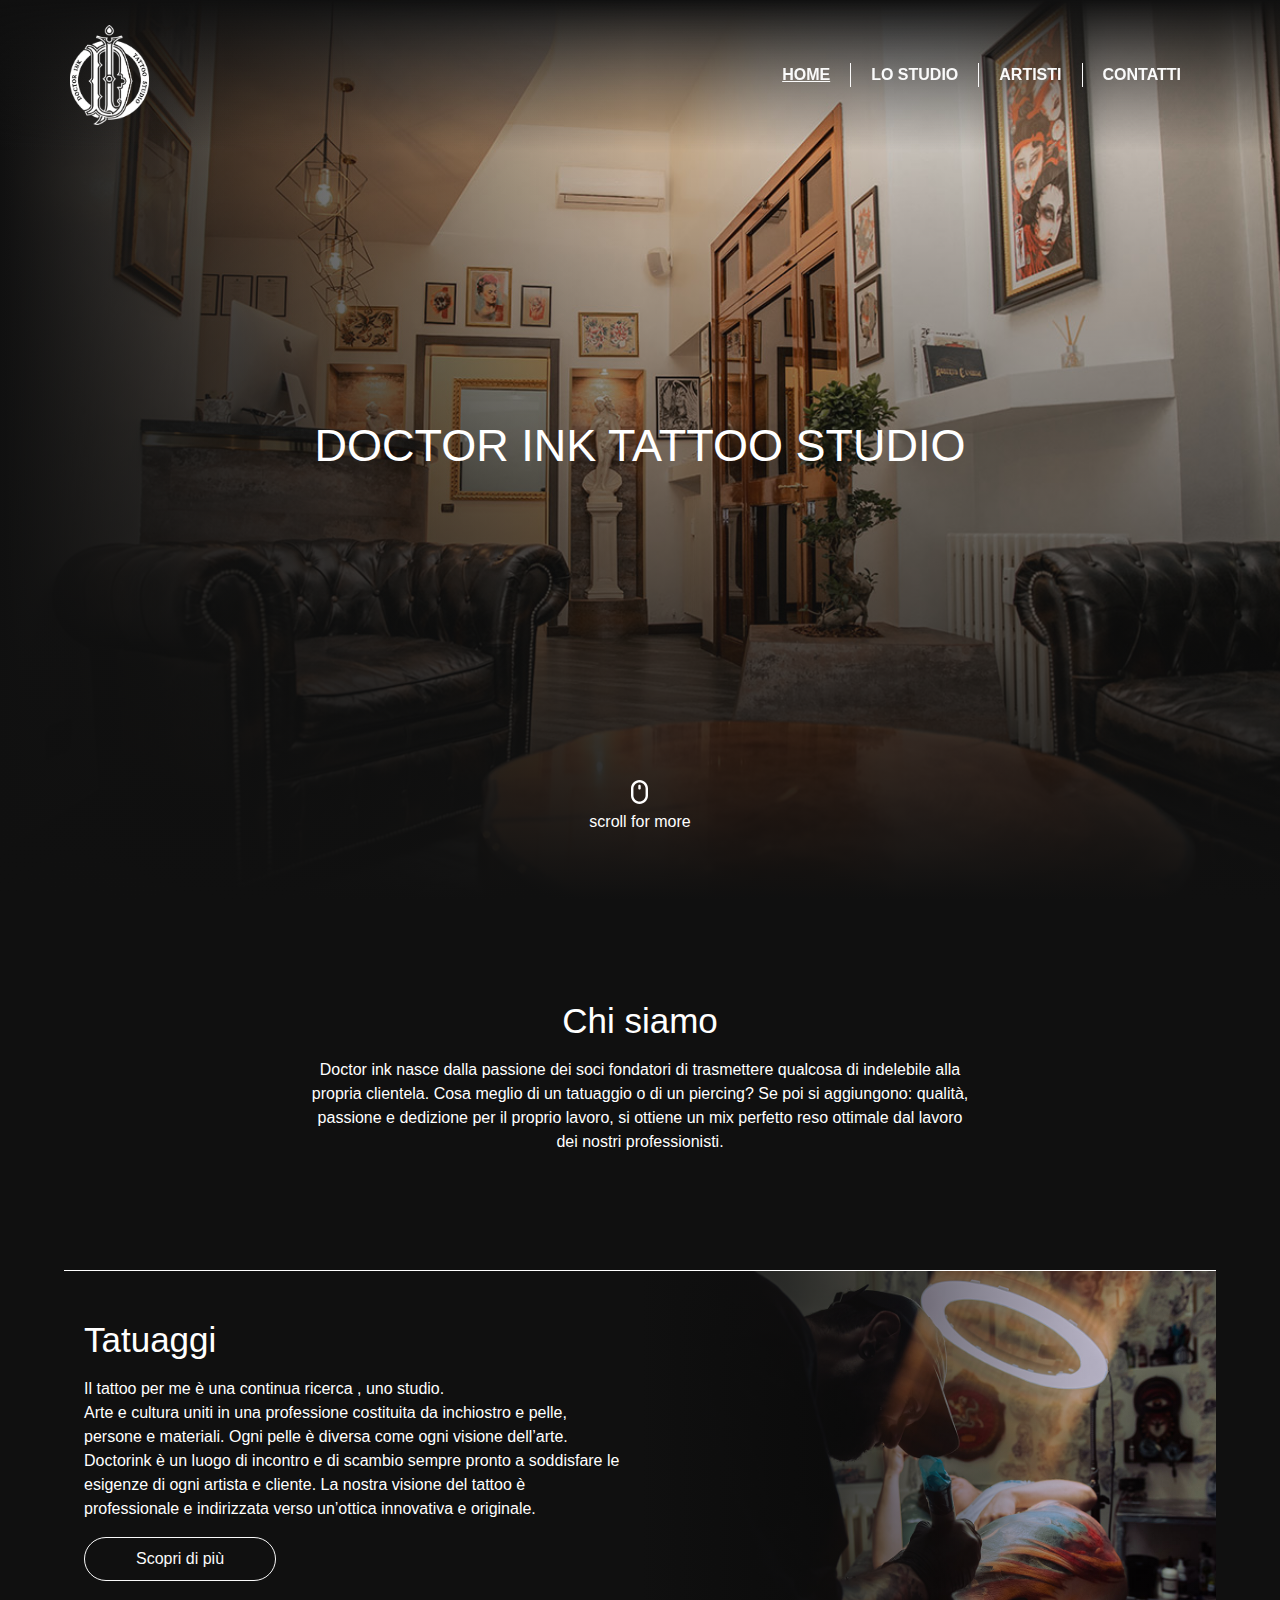
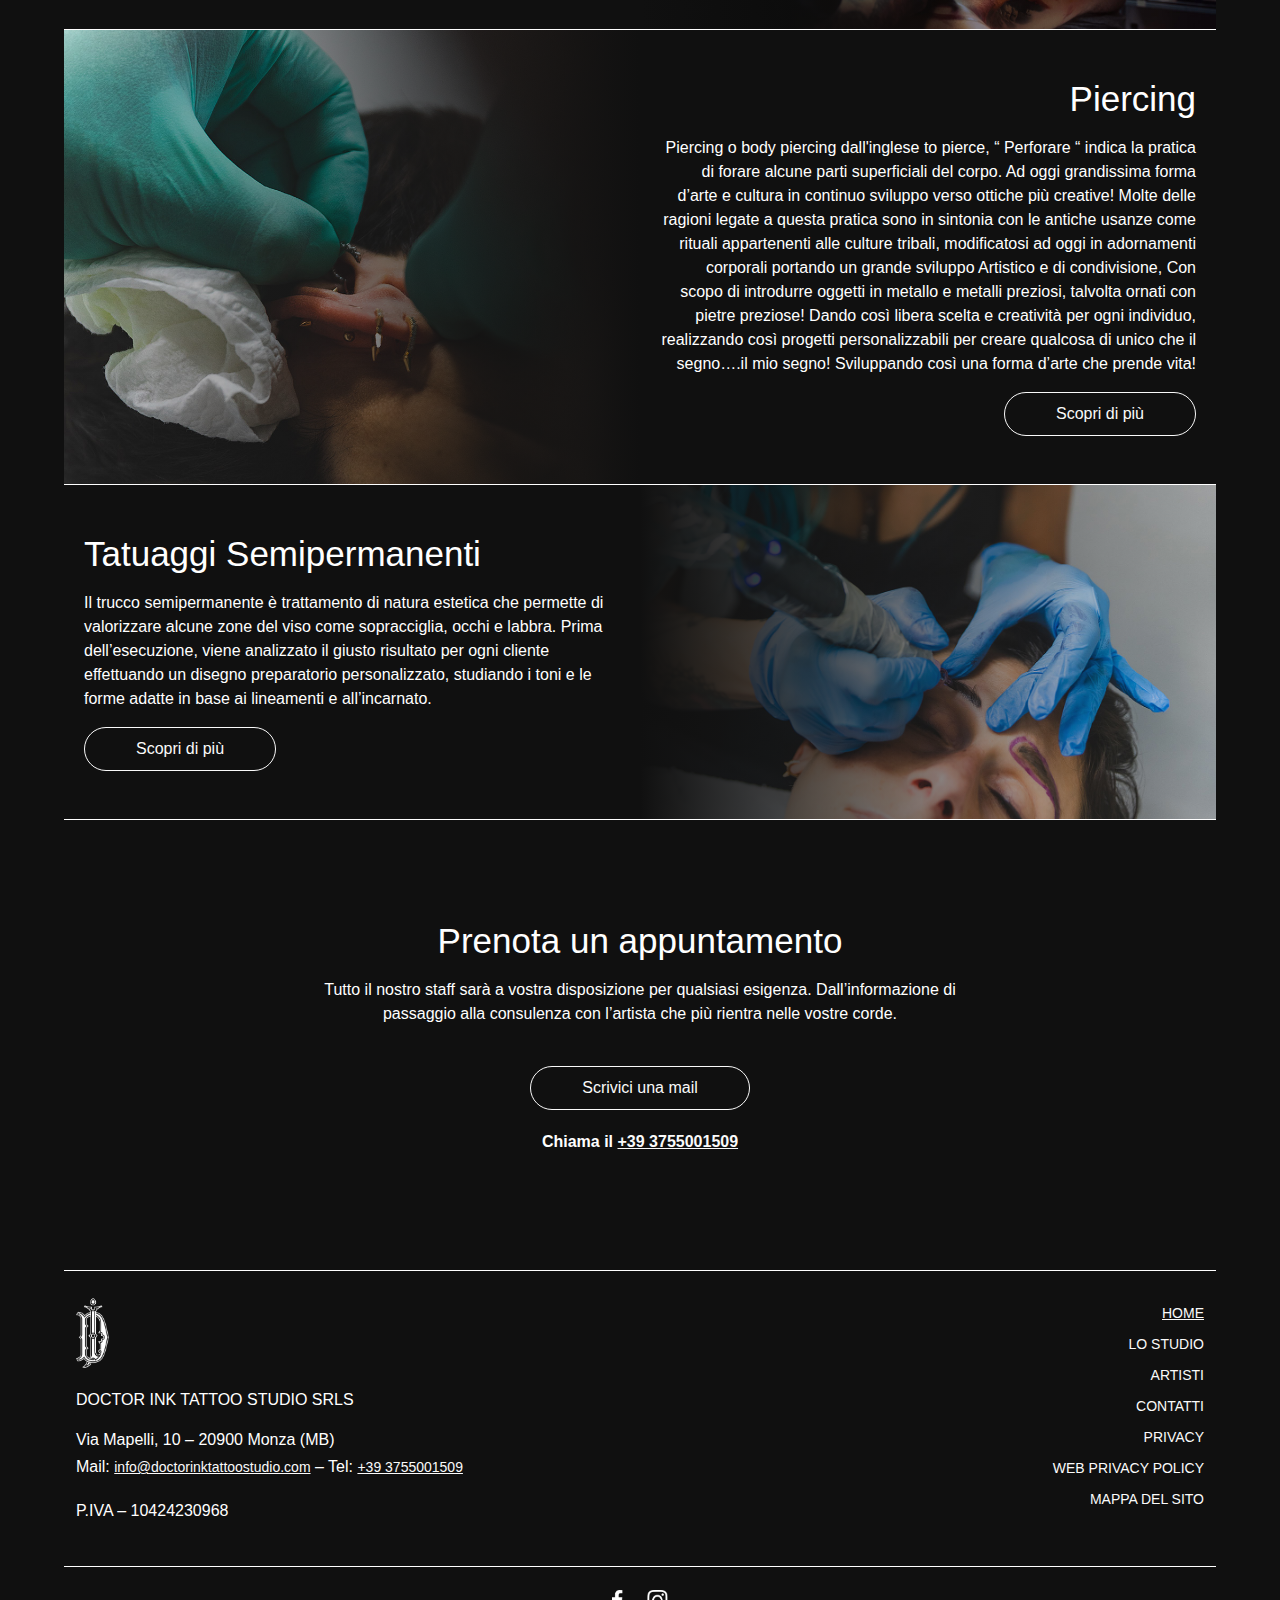
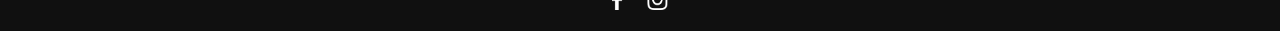
<file: index.html>
<!doctype html>
<html lang="en">

  <head>
    <!-- Required meta tags -->
    <meta charset="utf-8">
    <meta name="viewport" content="width=device-width, initial-scale=1">

    <!-- Bootstrap CSS -->
    <link href="./css/styles.min.css" rel="stylesheet">
    <link href="./lib/css/bootstrap.min.css" rel="stylesheet">

    <title>Studio di tatuaggi e tattoo realistici a Monza centro - Doctor Ink</title>
    <meta name="description"
      content="Affidati a Doctor Ink, è uno specializzato studio di tatuaggi e tattoo realistici a Monza centro. Contatta lo studio e fai la tua richiesta!" />
    <meta name="robots" content="index, follow" />
    <meta name="googlebot" content="index, follow, max-snippet:-1, max-image-preview:large, max-video-preview:-1" />
    <meta name="bingbot" content="index, follow, max-snippet:-1, max-image-preview:large, max-video-preview:-1" />
    <meta property="og:locale" content="it_IT" />
    <meta property="og:type" content="website" />
    <meta property="og:title" content="Studio di tatuaggi e tattoo realistici a Monza centro - Doctor Ink" />
    <meta property="og:description"
      content="Affidati a Doctor Ink, è uno specializzato studio di tatuaggi e tattoo realistici a Monza centro. Contatta lo studio e fai la tua richiesta!" />
    <meta property="og:url" content="https://www.doctorinktattoostudio.com/" />
    <meta property="og:site_name" content="Doctor Ink" />
  </head>

  <body>

    <nav class="navbar navbar-expand-lg navbar-dark fixed-top">
      <div class="container">
        <a href="/" class="navbar-brand">
          <img src="./img/DoctorInk-Logo-Bianco.png" height="28" alt="CoolBrand">
        </a>
        <button type="button" class="navbar-toggler collapsed" data-bs-toggle="collapse"
          data-bs-target="#navbarCollapse" onclick="toogleMenu()">
          <span class="toggler-icon top-bar"></span>
          <span class="toggler-icon middle-bar"></span>
          <span class="toggler-icon bottom-bar"></span>
        </button>
        <div class="collapse navbar-collapse" id="navbarCollapse">
          <div class="navbar-nav ms-auto">
            <a href="/" class="nav-item nav-link nav-active first-nav">HOME</a>
            <a href="/studio" class="nav-item nav-link">LO STUDIO</a>
            <a href="/artisti" class="nav-item nav-link">ARTISTI</a>
            <a href="/contatti" class="nav-item nav-link">CONTATTI</a>
          </div>
        </div>
      </div>
    </nav>

    <div class="header-full-size">
      <div class="overlay"></div>
      <h1>DOCTOR INK TATTOO STUDIO</h1>
      <div class="home-scroll">
        <img src="./img/scroll-icon.svg" alt="scroll" />
        <p>
          scroll for more
          </h5>
      </div>
    </div>

    <div class="container bg-dark">

      <div class="section bg-dark">
        <div class="row text-center">
          <h2>
            Chi siamo
          </h2>
          <p>
            Doctor ink nasce dalla passione dei soci fondatori di trasmettere qualcosa di indelebile alla propria
            clientela.
            Cosa meglio di un tatuaggio o di un piercing?
            Se poi si aggiungono: qualità, passione e dedizione per il proprio lavoro, si ottiene un mix perfetto reso
            ottimale dal lavoro dei nostri professionisti.
          </p>
        </div>
      </div>

      <div class="section img-section bg-dark" style="background-image: url('./img/Home/Tattoo_img.jpg');">
        <div class="row text-left">
          <div class="col-sm-6 sub-section">
            <h2>
              Tatuaggi
            </h2>
            <p>
              Il tattoo per me è una continua ricerca , uno studio.<br />
              Arte e cultura uniti in una professione costituita da inchiostro e pelle, persone e materiali. Ogni pelle
              è diversa come
              ogni visione dell’arte. Doctorink è un luogo di incontro e di scambio sempre pronto a soddisfare le
              esigenze di ogni
              artista e cliente. La nostra visione del tattoo è professionale e indirizzata verso un’ottica innovativa e
              originale.
            </p>
            <div class="button-container">
              <button type="button" class="btn btn-outline-primary">
                Scopri di più
              </button>
            </div>
          </div>
          <div class="col-sm-6 image-sub-section" style="background-image: url('./img/Home/Tattoo_img.jpg');">
            <div class="overlay right-image"></div>
          </div>
        </div>
      </div>

      <div class="section img-section bg-dark" style="background-image: url('./img/Home/Piercing_img.jpg');">
        <div class="row text-right">
          <div class="col-sm-6 image-sub-section" style="background-image: url('./img/Home/Piercing_img.jpg');">
            <div class="overlay left-image"></div>
          </div>
          <div class="col-sm-6 sub-section">
            <h2>
              Piercing
            </h2>
            <p>
              Piercing o body piercing dall'inglese to pierce, “ Perforare “ indica la pratica di forare alcune parti
              superficiali del
              corpo.
              Ad oggi grandissima forma d’arte e cultura in continuo sviluppo verso ottiche più creative!
              Molte delle ragioni legate a questa pratica sono in sintonia con le antiche usanze come rituali
              appartenenti alle
              culture tribali, modificatosi ad oggi in adornamenti corporali portando un grande sviluppo Artistico e di
              condivisione,
              Con scopo di introdurre oggetti in metallo e metalli preziosi, talvolta ornati con pietre preziose!
              Dando così libera scelta e creatività per ogni individuo, realizzando così progetti personalizzabili per
              creare
              qualcosa di unico che il segno….il mio segno!
              Sviluppando così una forma d’arte che prende vita!
            </p>
            <div class="button-container">
              <button type="button" class="btn btn-outline-primary">
                Scopri di più
              </button>
            </div>
          </div>
        </div>
      </div>

      <div class="section img-section bg-dark" style="background-image: url('./img/Home/Semiper_img.jpg');">
        <div class="row text-left">
          <div class="col-sm-6 sub-section">
            <h2>
              Tatuaggi Semipermanenti
            </h2>
            <p>
              Il trucco semipermanente è trattamento di natura estetica che permette di valorizzare alcune zone del viso
              come
              sopracciglia, occhi e labbra. Prima dell’esecuzione, viene analizzato il giusto risultato per ogni cliente
              effettuando
              un disegno preparatorio personalizzato, studiando i toni e le forme adatte in base ai lineamenti e
              all’incarnato.
            </p>
            <div class="button-container">
              <button type="button" class="btn btn-outline-primary">
                Scopri di più
              </button>
            </div>
          </div>
          <div class="col-sm-6 image-sub-section" style="background-image: url('./img/Home/Semiper_img.jpg');">
            <div class="overlay right-image"></div>
          </div>
        </div>
      </div>

      <div class="section-contact bg-dark">
        <div class="row text-center">
          <h2>
            Prenota un appuntamento
          </h2>
          <p>
            Tutto il nostro staff sarà a vostra disposizione per qualsiasi esigenza. Dall’informazione di passaggio alla
            consulenza con l’artista che più rientra nelle vostre corde.
          </p>
          <div class="text-center">
            <button type="button" class="btn btn-outline-primary mt24" onclick="openEmail()">
              Scrivici una mail
            </button>
            <p class="bold mt20">
              Chiama il <a href="tel:+393755001509">+39 3755001509</a>
            </p>
          </div>
        </div>
      </div>

      <div class="footer bg-dark">
        <div class="row">
          <div class="col-sm-6 text-left">
            <img src="./img/DoctorInk-Logo-footer.png" alt="logo">
            <p class="mt20">
              DOCTOR INK TATTOO STUDIO SRLS
            </p>
            <p>
              Via Mapelli, 10 – 20900 Monza (MB) <br />
              Mail: <a href="mailto:info@doctorinktattoostudio.com" class="active">info@doctorinktattoostudio.com</a>
              <span class="hide-sm">–</span> <br class="hide-lg" />
              Tel: <a href="tel:+393755001509" class="active">+39 3755001509</a>
            </p>
            <p>
              P.IVA – 10424230968
            </p>
          </div>
          <div class="col-sm-6 text-right hide-sm">
            <a href="/" class="active">HOME</a> <br />
            <a href="/studio">LO STUDIO</a> <br />
            <a href="/artisti">ARTISTI</a> <br />
            <a href="/contatti">CONTATTI</a> <br />
            <a href="/privacy">PRIVACY</a> <br />
            <a href="/policy">WEB PRIVACY POLICY</a> <br />
            <a href="/mappa-sito">MAPPA DEL SITO</a>
          </div>
          <div class="divider hide-lg"></div>
          <div class="col-6 hide-lg no-padding">
            <a href="/" class="active">HOME</a> <br />
            <a href="/studio">LO STUDIO</a> <br />
            <a href="/artisti">ARTISTI</a> <br />
            <a href="/contatti">CONTATTI</a> <br />
          </div>
          <div class="col-6 text-right hide-lg no-padding">
            <a href="/privacy">PRIVACY</a> <br />
            <a href="/policy">WEB PRIVACY POLICY</a> <br />
            <a href="/mappa-sito">MAPPA DEL SITO</a>
          </div>
        </div>
      </div>

      <div class="sub-footer bg-dark">
        <img src="./img/facebook.png" alt="facebook" class="pointer"
          onclick="goTo('https://www.facebook.com/doctorinktattoostudio.monza')">
        <img src="./img/instagram.png" alt="instagram" class="pointer"
          onclick="goTo('https://www.instagram.com/doctorinktattoostudio/?hl=it')">
      </div>

    </div>

    <script src="./js/index.min.js"></script>
    <script src="./lib/js/bootstrap.bundle.min.js"></script>
  </body>

</html>
</file>
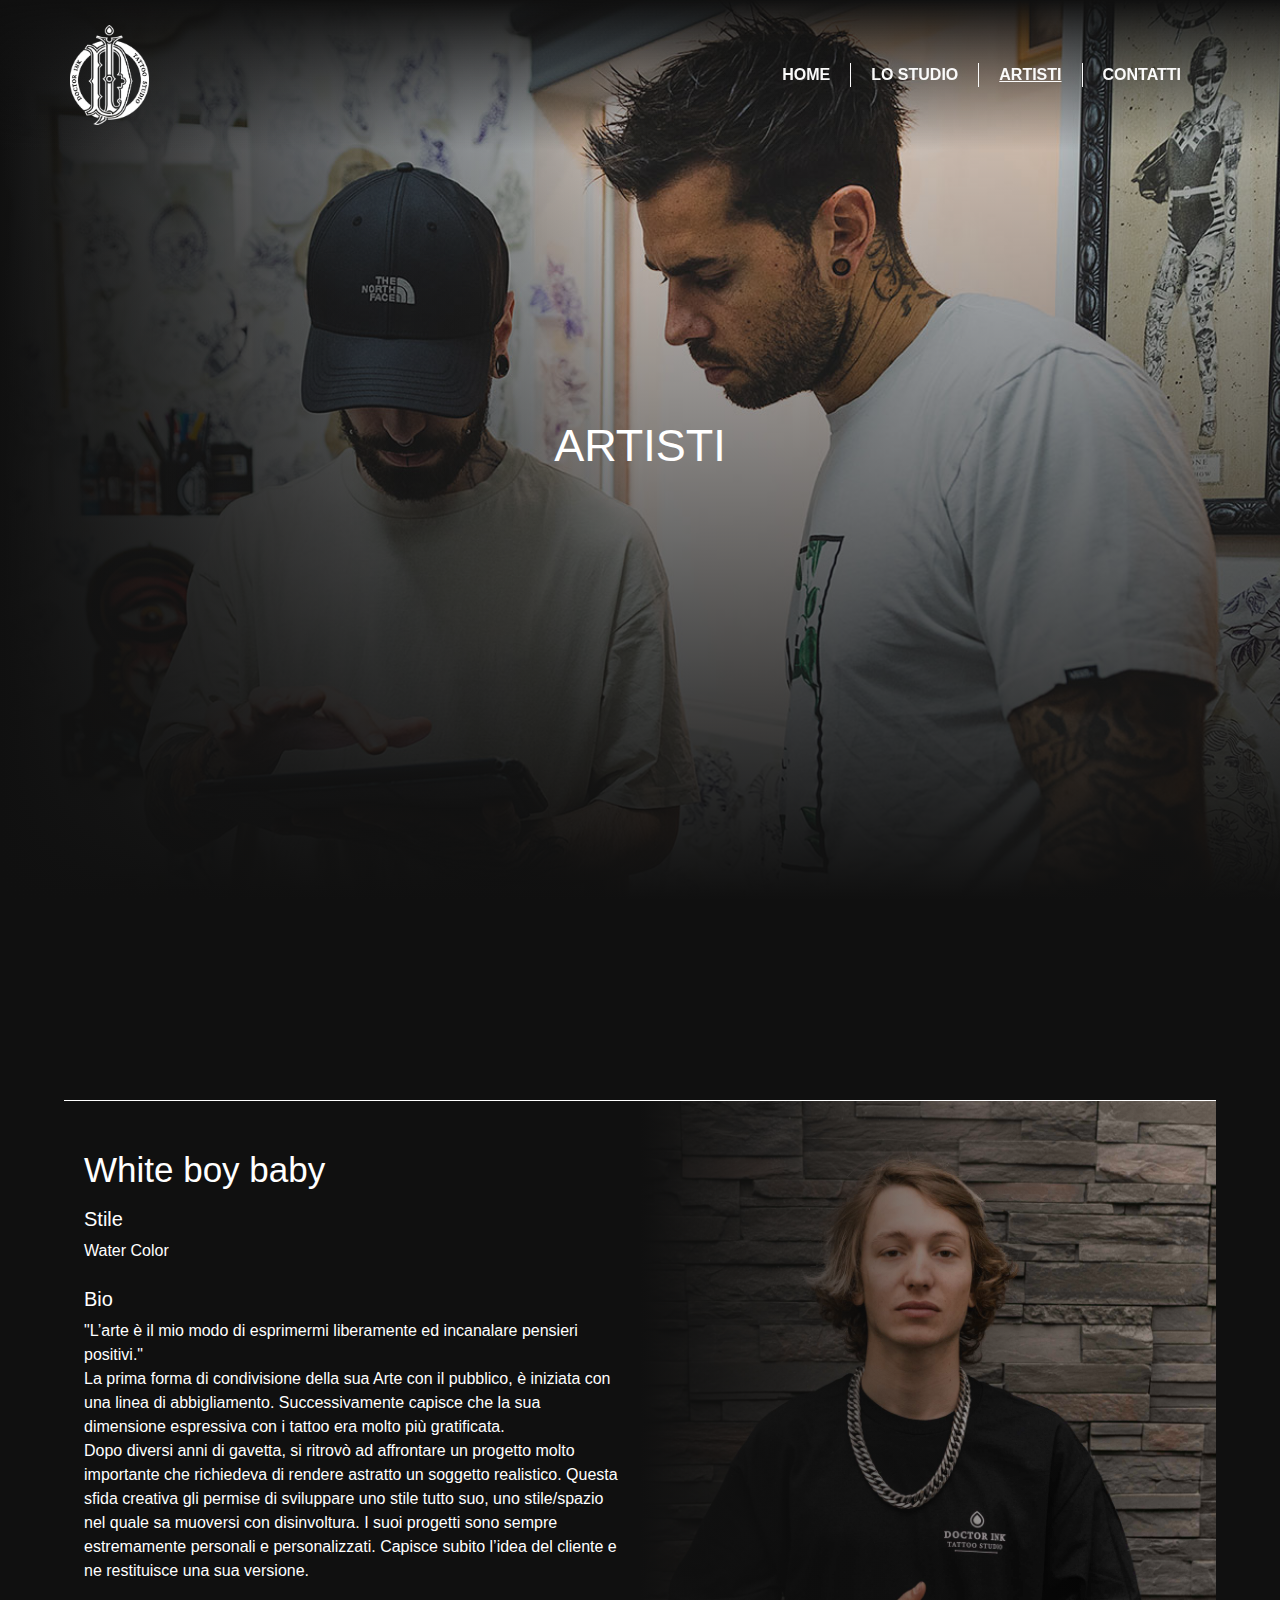
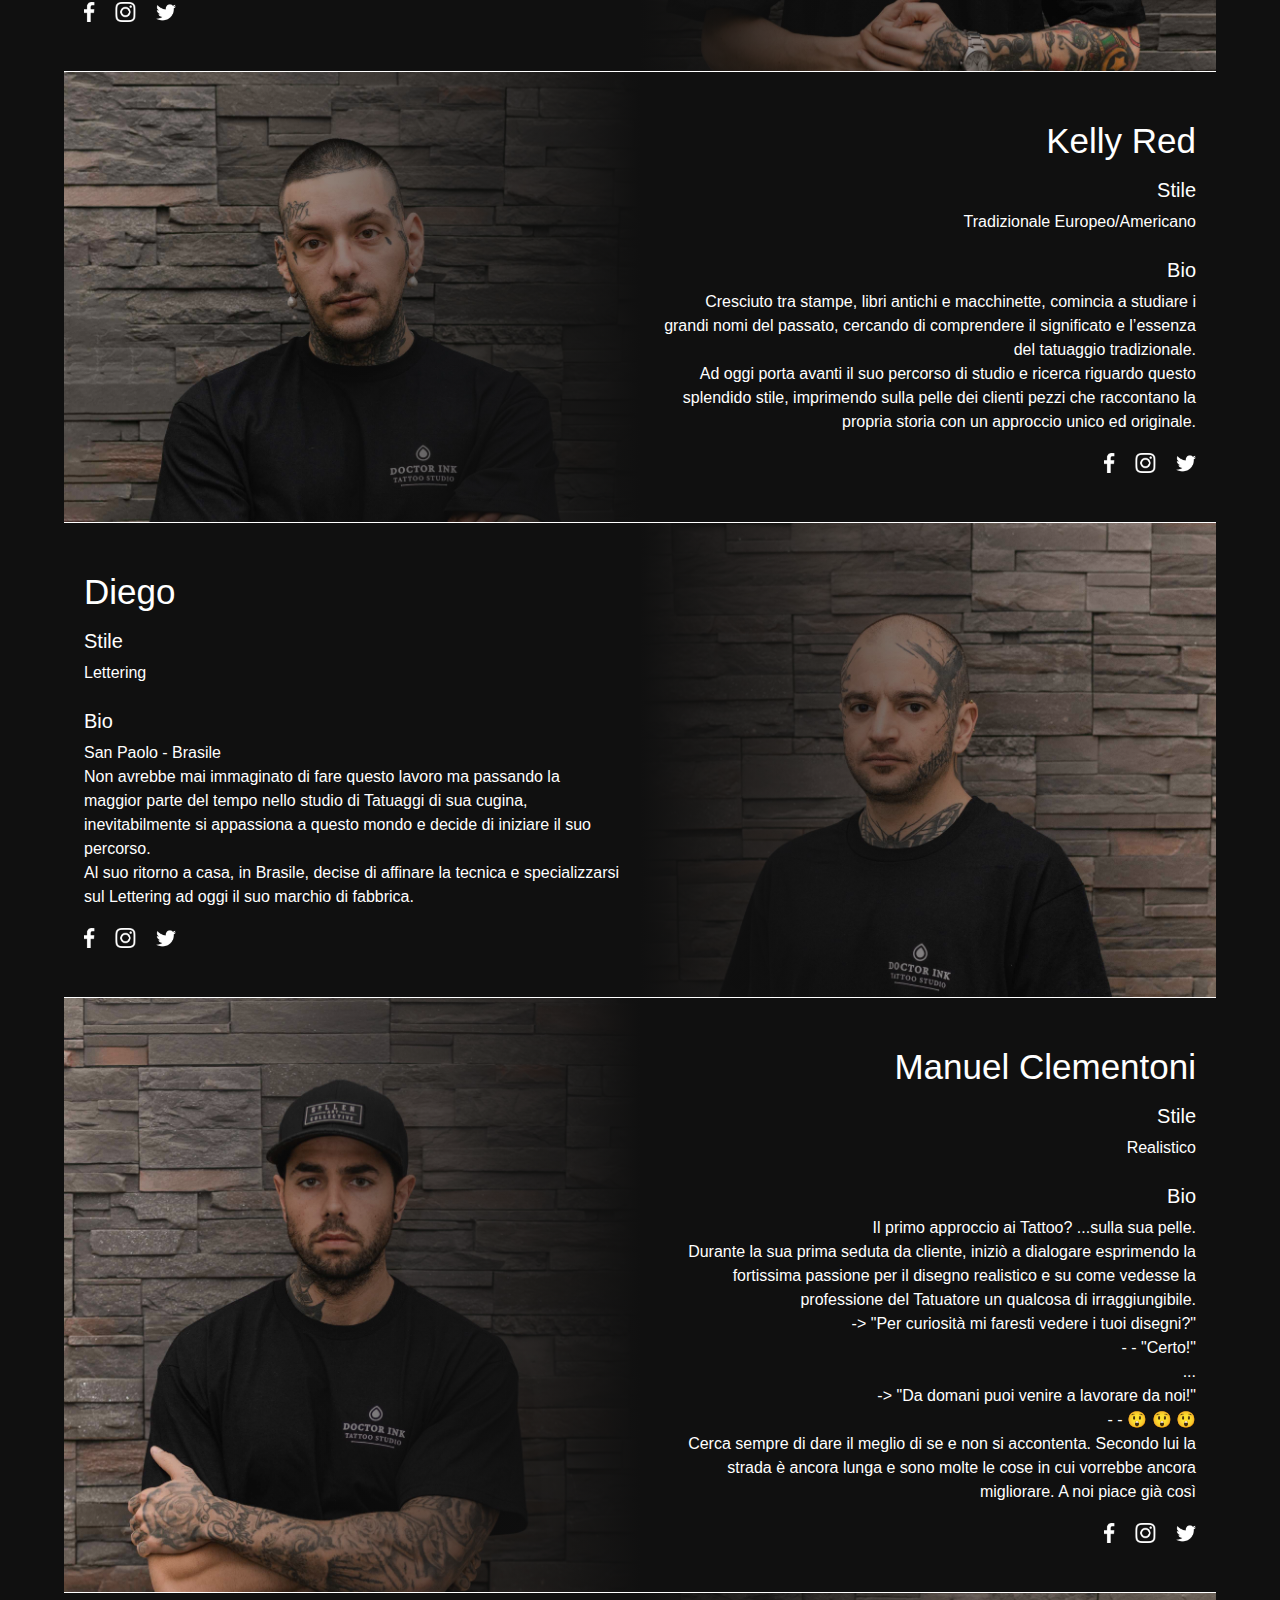
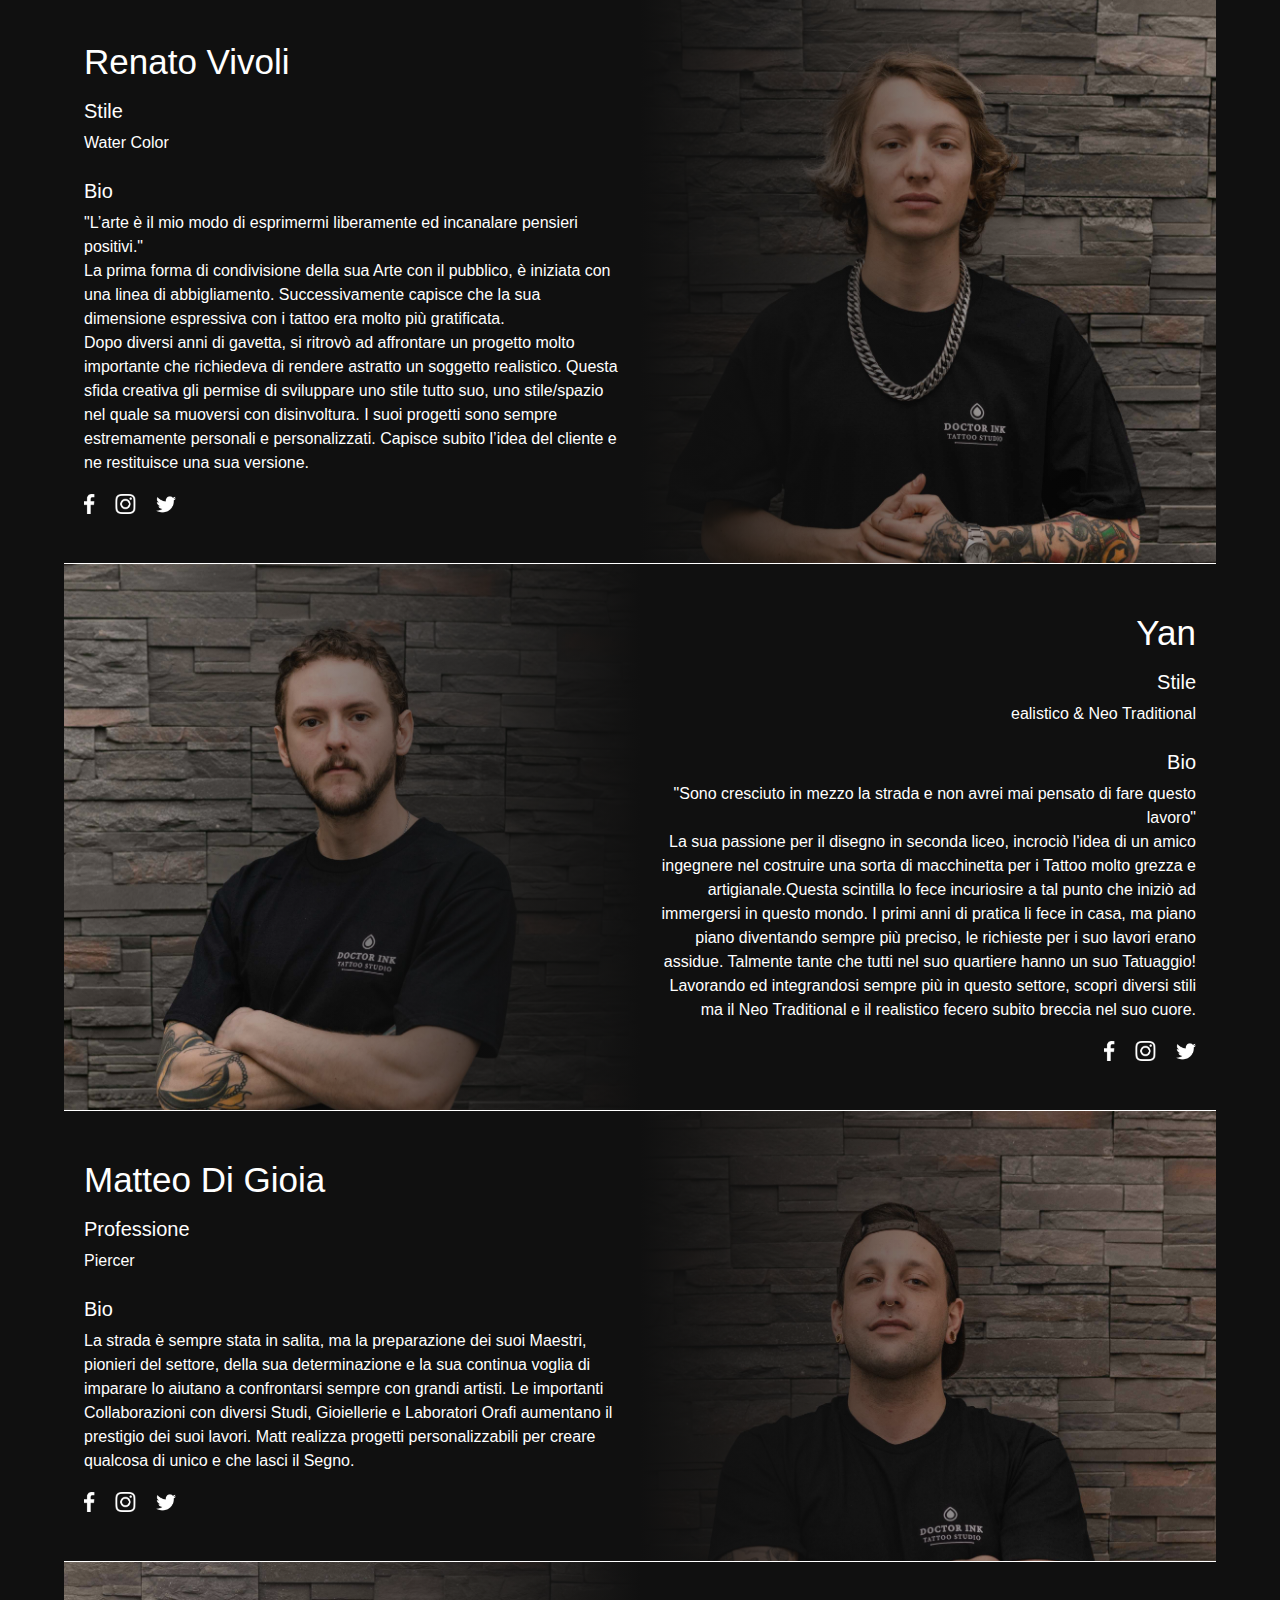
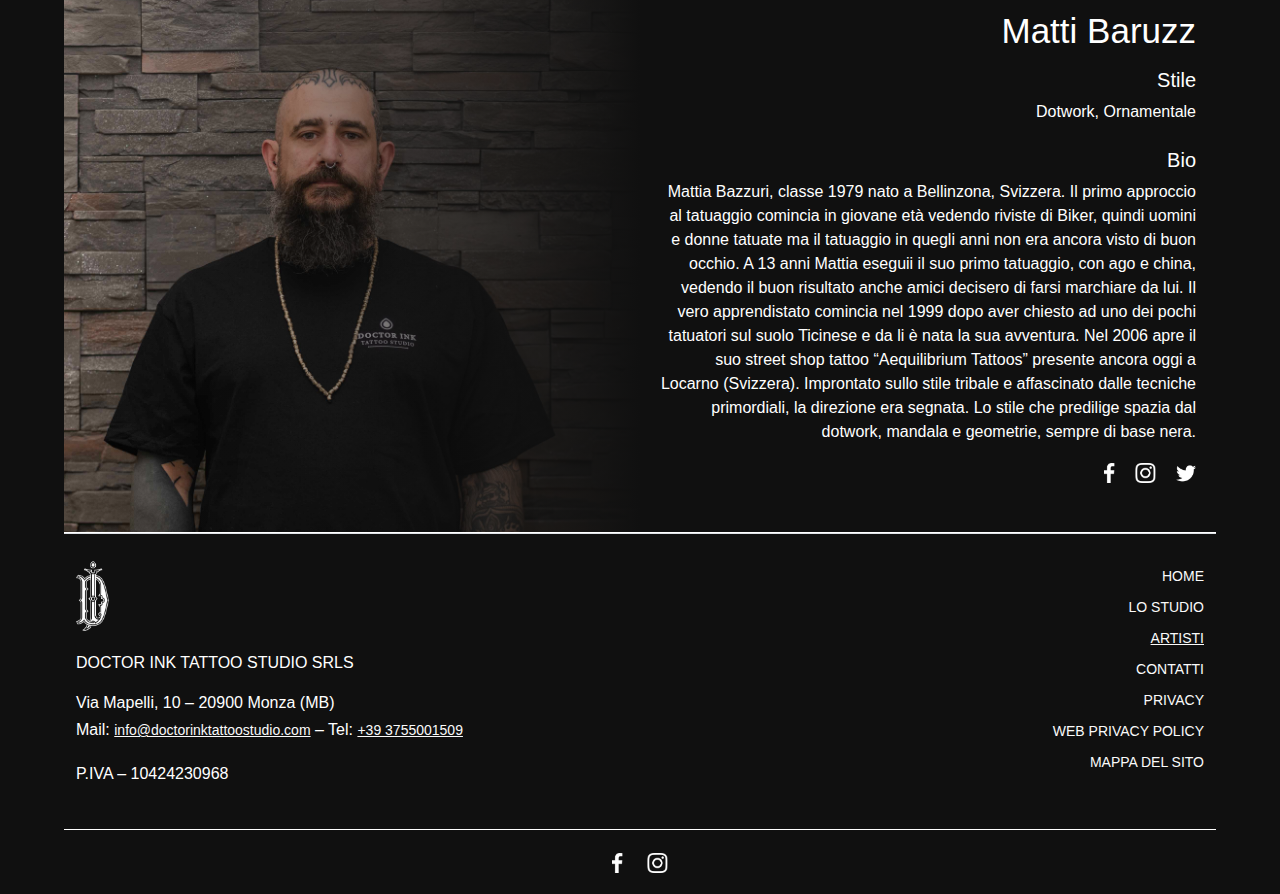
<file: artisti.html>
<!doctype html>
<html lang="en">

  <head>
    <!-- Required meta tags -->
    <meta charset="utf-8">
    <meta name="viewport" content="width=device-width, initial-scale=1">

    <!-- Bootstrap CSS -->
    <link href="./css/styles.min.css" rel="stylesheet">
    <link href="./lib/css/bootstrap.min.css" rel="stylesheet">

    <title>Artisti - Doctor Ink</title>
    <meta name="robots" content="index, follow" />
    <meta name="googlebot" content="index, follow, max-snippet:-1, max-image-preview:large, max-video-preview:-1" />
    <meta name="bingbot" content="index, follow, max-snippet:-1, max-image-preview:large, max-video-preview:-1" />
    <link rel="canonical" href="https://www.doctorinktattoostudio.com/artisti/" />
    <meta property="og:locale" content="it_IT" />
    <meta property="og:type" content="article" />
    <meta property="og:title" content="Artisti - Doctor Ink" />
    <meta property="og:url" content="https://www.doctorinktattoostudio.com/artisti/" />
    <meta property="og:site_name" content="Doctor Ink" />
  </head>

  <body class="artists">

    <nav class="navbar navbar-expand-lg navbar-dark fixed-top">
      <div class="container">
        <a href="/" class="navbar-brand">
          <img src="./img/DoctorInk-Logo-Bianco.png" height="28" alt="CoolBrand">
        </a>
        <button type="button" class="navbar-toggler collapsed" data-bs-toggle="collapse"
          data-bs-target="#navbarCollapse" onclick="toogleMenu()">
          <span class="toggler-icon top-bar"></span>
          <span class="toggler-icon middle-bar"></span>
          <span class="toggler-icon bottom-bar"></span>
        </button>
        <div class="collapse navbar-collapse" id="navbarCollapse">
          <div class="navbar-nav ms-auto">
            <a href="/" class="nav-item nav-link first-nav">HOME</a>
            <a href="/studio" class="nav-item nav-link">LO STUDIO</a>
            <a href="/artisti" class="nav-item nav-link nav-active">ARTISTI</a>
            <a href="/contatti" class="nav-item nav-link">CONTATTI</a>
          </div>
        </div>
      </div>
    </nav>

    <div class="header-full-size">
      <div class="overlay"></div>
      <h1>ARTISTI</h1>
    </div>

    <div class="container bg-dark">

      <div class="section bg-dark">
      </div>

      <div class="bg-dark border-bottom">
        <div class="row text-center artists-list">
        </div>
      </div>

      <div class="footer bg-dark">
        <div class="row">
          <div class="col-sm-6 text-left">
            <img src="./img/DoctorInk-Logo-footer.png" alt="logo">
            <p class="mt20">
              DOCTOR INK TATTOO STUDIO SRLS
            </p>
            <p>
              Via Mapelli, 10 – 20900 Monza (MB) <br />
              Mail: <a href="mailto:info@doctorinktattoostudio.com" class="active">info@doctorinktattoostudio.com</a>
              <span class="hide-sm">–</span> <br class="hide-lg" />
              Tel: <a href="tel:+393755001509" class="active">+39 3755001509</a>
            </p>
            <p>
              P.IVA – 10424230968
            </p>
          </div>
          <div class="col-sm-6 text-right hide-sm">
            <a href="/">HOME</a> <br />
            <a href="/studio">LO STUDIO</a> <br />
            <a href="/artisti" class="active">ARTISTI</a> <br />
            <a href="/contatti">CONTATTI</a> <br />
            <a href="/privacy">PRIVACY</a> <br />
            <a href="/policy">WEB PRIVACY POLICY</a> <br />
            <a href="/mappa-sito">MAPPA DEL SITO</a>
          </div>
          <div class="divider hide-lg"></div>
          <div class="col-6 hide-lg no-padding">
            <a href="/">HOME</a> <br />
            <a href="/studio">LO STUDIO</a> <br />
            <a href="/artisti" class="active">ARTISTI</a> <br />
            <a href="/contatti">CONTATTI</a> <br />
          </div>
          <div class="col-6 text-right hide-lg no-padding">
            <a href="/privacy">PRIVACY</a> <br />
            <a href="/policy">WEB PRIVACY POLICY</a> <br />
            <a href="/mappa-sito">MAPPA DEL SITO</a>
          </div>
        </div>
      </div>

      <div class="sub-footer bg-dark">
        <img src="./img/facebook.png" alt="facebook" class="pointer"
          onclick="goTo('https://www.facebook.com/doctorinktattoostudio.monza')">
        <img src="./img/instagram.png" alt="instagram" class="pointer"
          onclick="goTo('https://www.instagram.com/doctorinktattoostudio/?hl=it')">
      </div>

    </div>

    <script src="./js/index.min.js"></script>
    <script src="./lib/js/bootstrap.bundle.min.js"></script>
  </body>

</html>
</file>
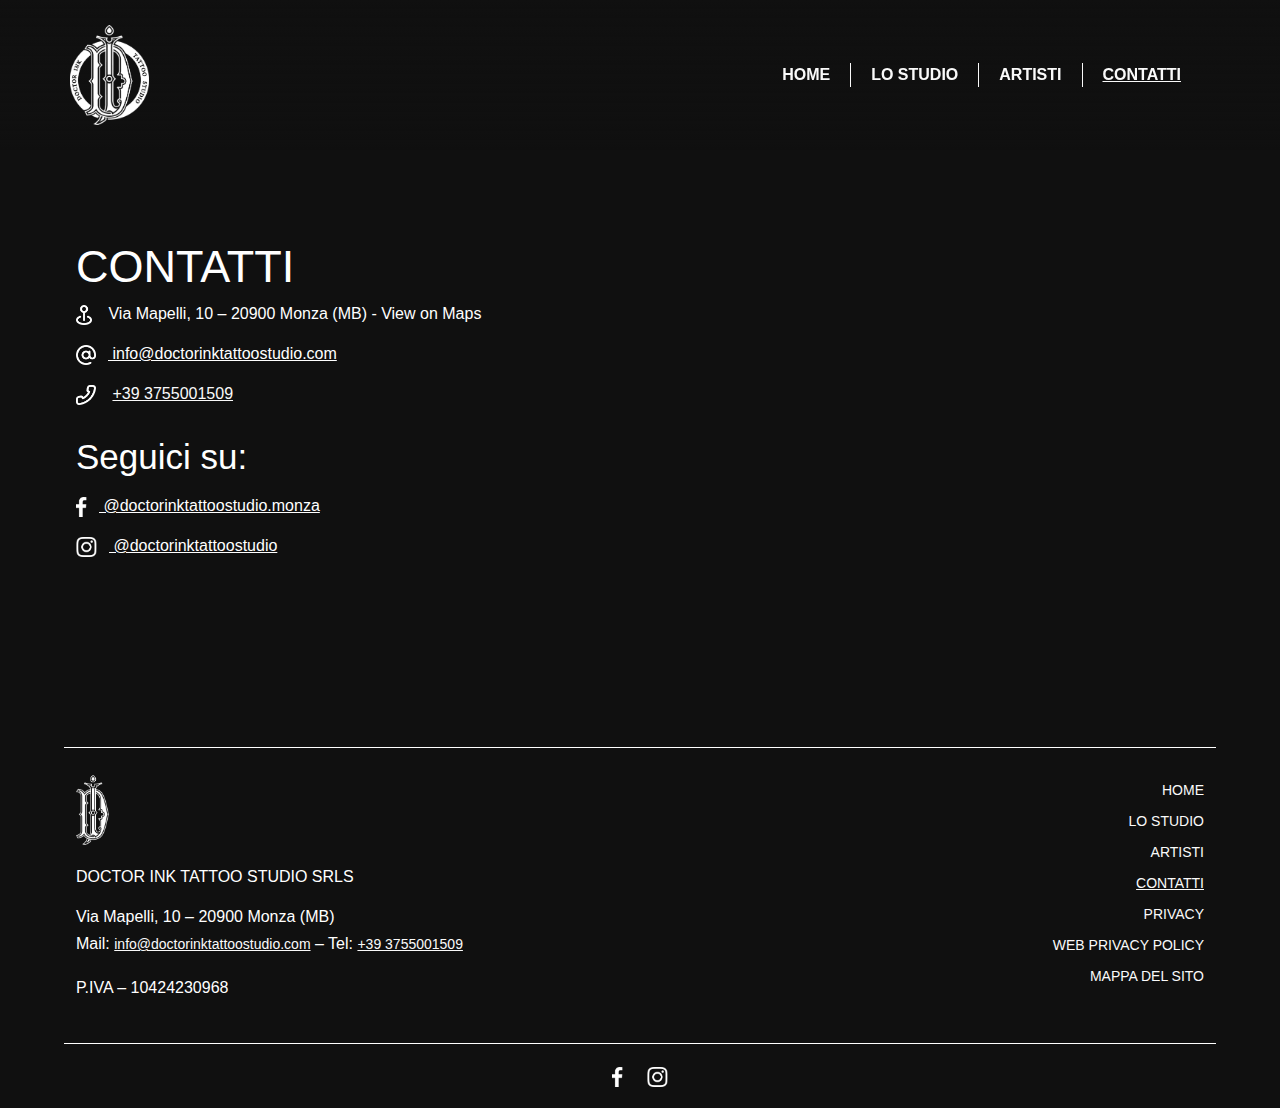
<file: contatti.html>
<!doctype html>
<html lang="en">
  <head>
    <!-- Required meta tags -->
    <meta charset="utf-8">
    <meta name="viewport" content="width=device-width, initial-scale=1">

    <!-- Bootstrap CSS -->
    <link href="./css/styles.min.css" rel="stylesheet">
    <link href="./lib/css/bootstrap.min.css" rel="stylesheet">

    <title>Contatti - Doctor Ink</title>
    <meta name="robots" content="index, follow" />
    <meta name="googlebot" content="index, follow, max-snippet:-1, max-image-preview:large, max-video-preview:-1" />
    <meta name="bingbot" content="index, follow, max-snippet:-1, max-image-preview:large, max-video-preview:-1" />
    <link rel="canonical" href="https://www.doctorinktattoostudio.com/contatti/" />
    <meta property="og:locale" content="it_IT" />
    <meta property="og:type" content="article" />
    <meta property="og:title" content="Contatti - Doctor Ink" />
    <meta property="og:url" content="https://www.doctorinktattoostudio.com/contatti/" />
    <meta property="og:site_name" content="Doctor Ink" />
  </head>
  <body class="contacts">

    <nav class="navbar navbar-expand-lg navbar-dark fixed-top">
      <div class="container">
          <a href="/" class="navbar-brand">
              <img src="./img/DoctorInk-Logo-Bianco.png" height="28" alt="CoolBrand">
          </a>
          <button 
            type="button" 
            class="navbar-toggler collapsed" 
            data-bs-toggle="collapse" 
            data-bs-target="#navbarCollapse"
            onclick="toogleMenu()"
          >
            <span class="toggler-icon top-bar"></span>
            <span class="toggler-icon middle-bar"></span>
            <span class="toggler-icon bottom-bar"></span>
          </button>
          <div class="collapse navbar-collapse" id="navbarCollapse">
              <div class="navbar-nav ms-auto">
                  <a href="/" class="nav-item nav-link first-nav">HOME</a>
                  <a href="/studio" class="nav-item nav-link">LO STUDIO</a>
                  <a href="/artisti" class="nav-item nav-link">ARTISTI</a>
                  <a href="/contatti" class="nav-item nav-link nav-active">CONTATTI</a>
              </div>
          </div>
      </div>
    </nav>

    <div class="container bg-dark">

      <div class="section text-left bg-dark">
        <div class="row">
          <div class="col-md-6">
            <h1>
               CONTATTI
            </h1>
            <p>
               <img src="./img/map-pin.png" alt="location">
               Via Mapelli, 10 – 20900 Monza (MB) - View on Maps
            </p>
            <p onclick="openEmail()" class="pointer underline">
               <img src="./img/at.png" alt="mail">
               info@doctorinktattoostudio.com
            </p>
            <p>
               <img src="./img/phone-alt.png" alt="phone">
               <a href="tel:+393755001509">+39 3755001509</a>
            </p>
            <h2 class="mt30">
               Seguici su:
            </h3>
            <p onclick="goTo('https://www.facebook.com/doctorinktattoostudio.monza')" class="pointer underline">
               <img src="./img/facebook.png" alt="logo">
               @doctorinktattoostudio.monza
            </p>
            <p onclick="goTo('https://www.instagram.com/doctorinktattoostudio/?hl=it')" class="pointer underline">
               <img src="./img/instagram.png" alt="logo">
               @doctorinktattoostudio
            </p>
          </div>
          <div class="col-md-6">
            <iframe src="https://www.google.com/maps/embed?pb=!1m18!1m12!1m3!1d2792.298651727581!2d9.274538315370078!3d45.58454073342668!2m3!1f0!2f0!3f0!3m2!1i1024!2i768!4f13.1!3m3!1m2!1s0x4786b984c3a4f2b7%3A0x89d27f85cb8e1d51!2sDoctor%20Ink%20Tattoo%20Studio!5e0!3m2!1sit!2sit!4v1640883794131!5m2!1sit!2sit" width="600" height="400" style="border:0;" allowfullscreen="" loading="lazy"></iframe>
          </div>
        </div>
      </div>

      <div class="footer bg-dark">
        <div class="row">
          <div class="col-sm-6 text-left">
            <img src="./img/DoctorInk-Logo-footer.png" alt="logo">
            <p class="mt20">
              DOCTOR INK TATTOO STUDIO SRLS
            </p>
            <p>
              Via Mapelli, 10 – 20900 Monza (MB) <br />
              Mail: <a href="mailto:info@doctorinktattoostudio.com" class="active">info@doctorinktattoostudio.com</a> <span class="hide-sm">–</span> <br class="hide-lg"/>
              Tel: <a href="tel:+393755001509" class="active">+39 3755001509</a>
            </p>
            <p>
              P.IVA – 10424230968
            </p>
          </div>
          <div class="col-sm-6 text-right hide-sm">
            <a href="/">HOME</a> <br />
            <a href="/studio">LO STUDIO</a> <br />
            <a href="/artisti">ARTISTI</a> <br />
            <a href="/contatti" class="active">CONTATTI</a> <br />
            <a href="/privacy">PRIVACY</a> <br />
            <a href="/policy">WEB PRIVACY POLICY</a> <br />
            <a href="/mappa-sito">MAPPA DEL SITO</a>
          </div>
          <div class="divider hide-lg"></div>
          <div class="col-6 hide-lg no-padding">
            <a href="/">HOME</a> <br />
            <a href="/studio">LO STUDIO</a> <br />
            <a href="/artisti">ARTISTI</a> <br />
            <a href="/contatti" class="active">CONTATTI</a> <br />
          </div>
          <div class="col-6 text-right hide-lg no-padding">
            <a href="/privacy">PRIVACY</a> <br />
            <a href="/policy">WEB PRIVACY POLICY</a> <br />
            <a href="/mappa-sito">MAPPA DEL SITO</a>
          </div>
        </div>
      </div>

      <div class="sub-footer bg-dark">
        <img 
          src="./img/facebook.png" 
          alt="facebook" 
          class="pointer"
          onclick="goTo('https://www.facebook.com/doctorinktattoostudio.monza')"
        >
        <img 
          src="./img/instagram.png" 
          alt="instagram" 
          class="pointer"
          onclick="goTo('https://www.instagram.com/doctorinktattoostudio/?hl=it')"
        >
      </div>

    </div>
    
    <script src="./js/index.min.js"></script>
    <script src="./lib/js/bootstrap.bundle.min.js"></script>
  </body>
</html>
</file>
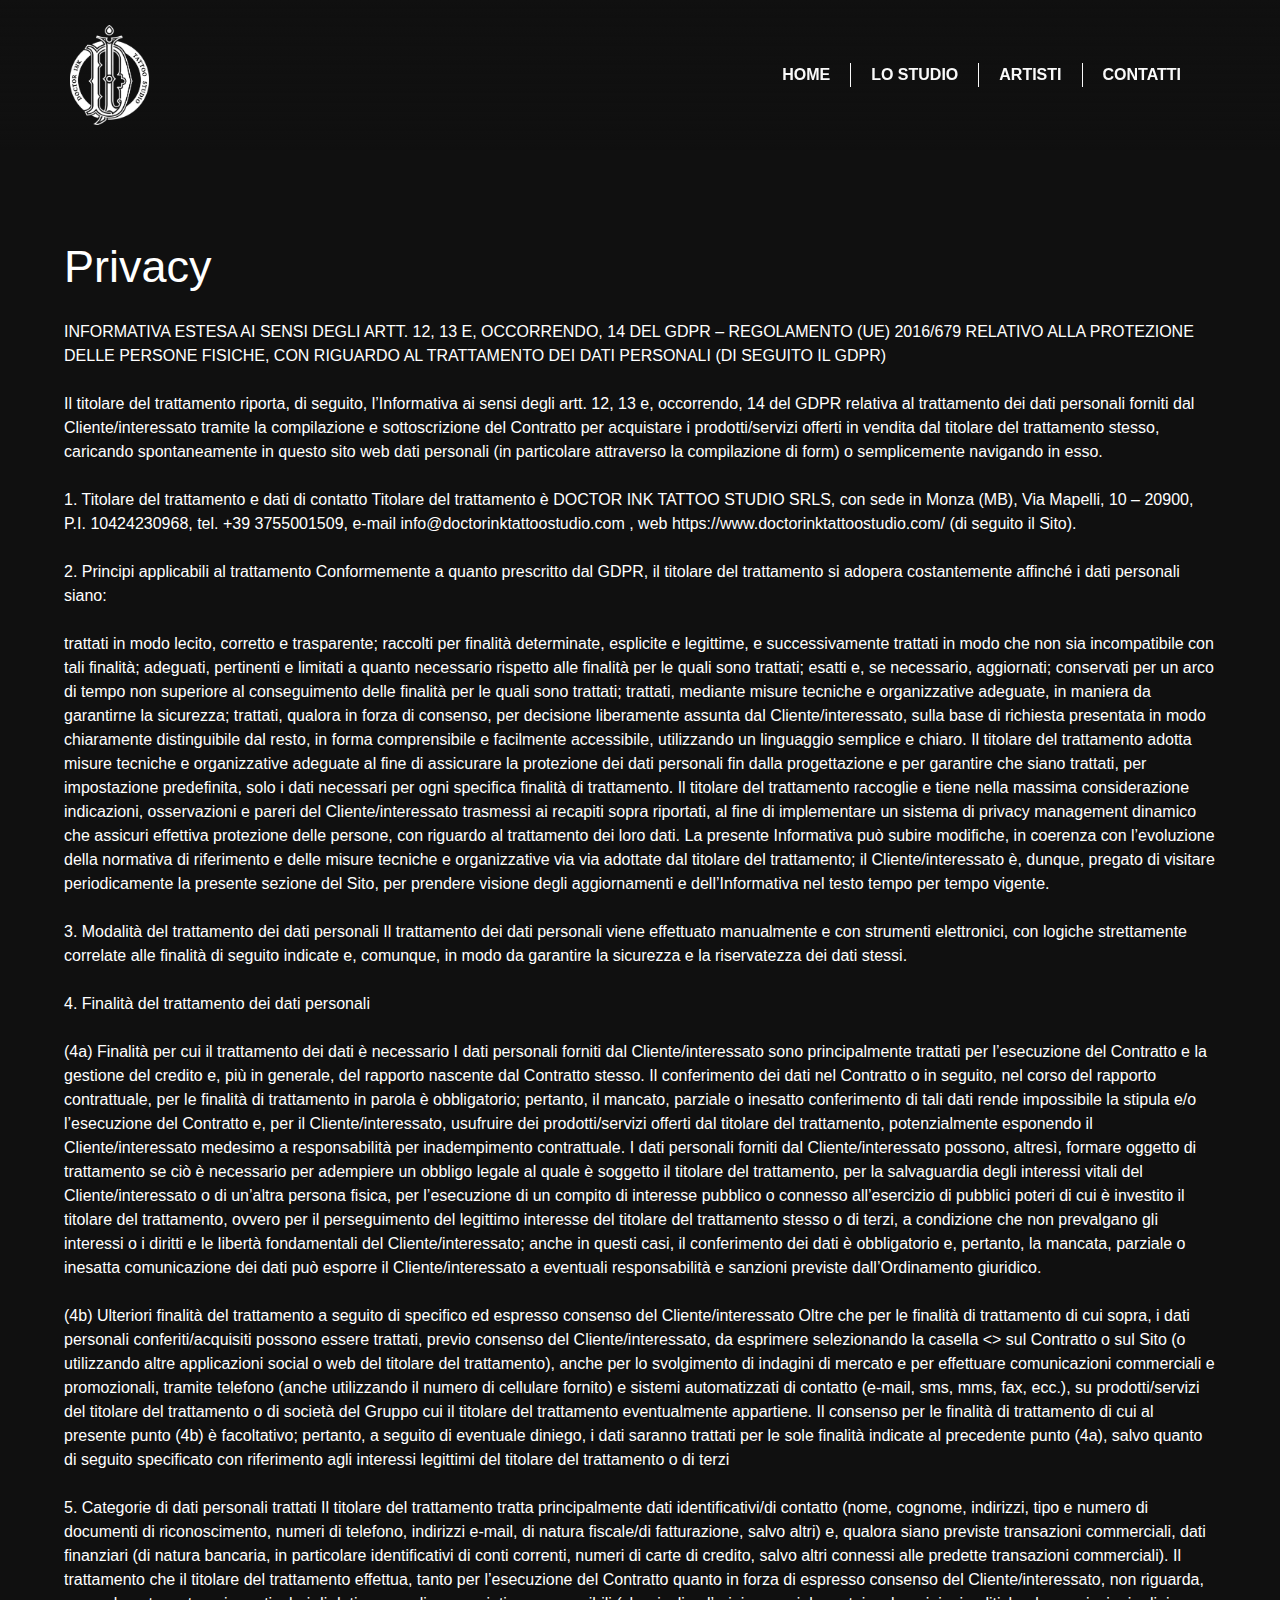
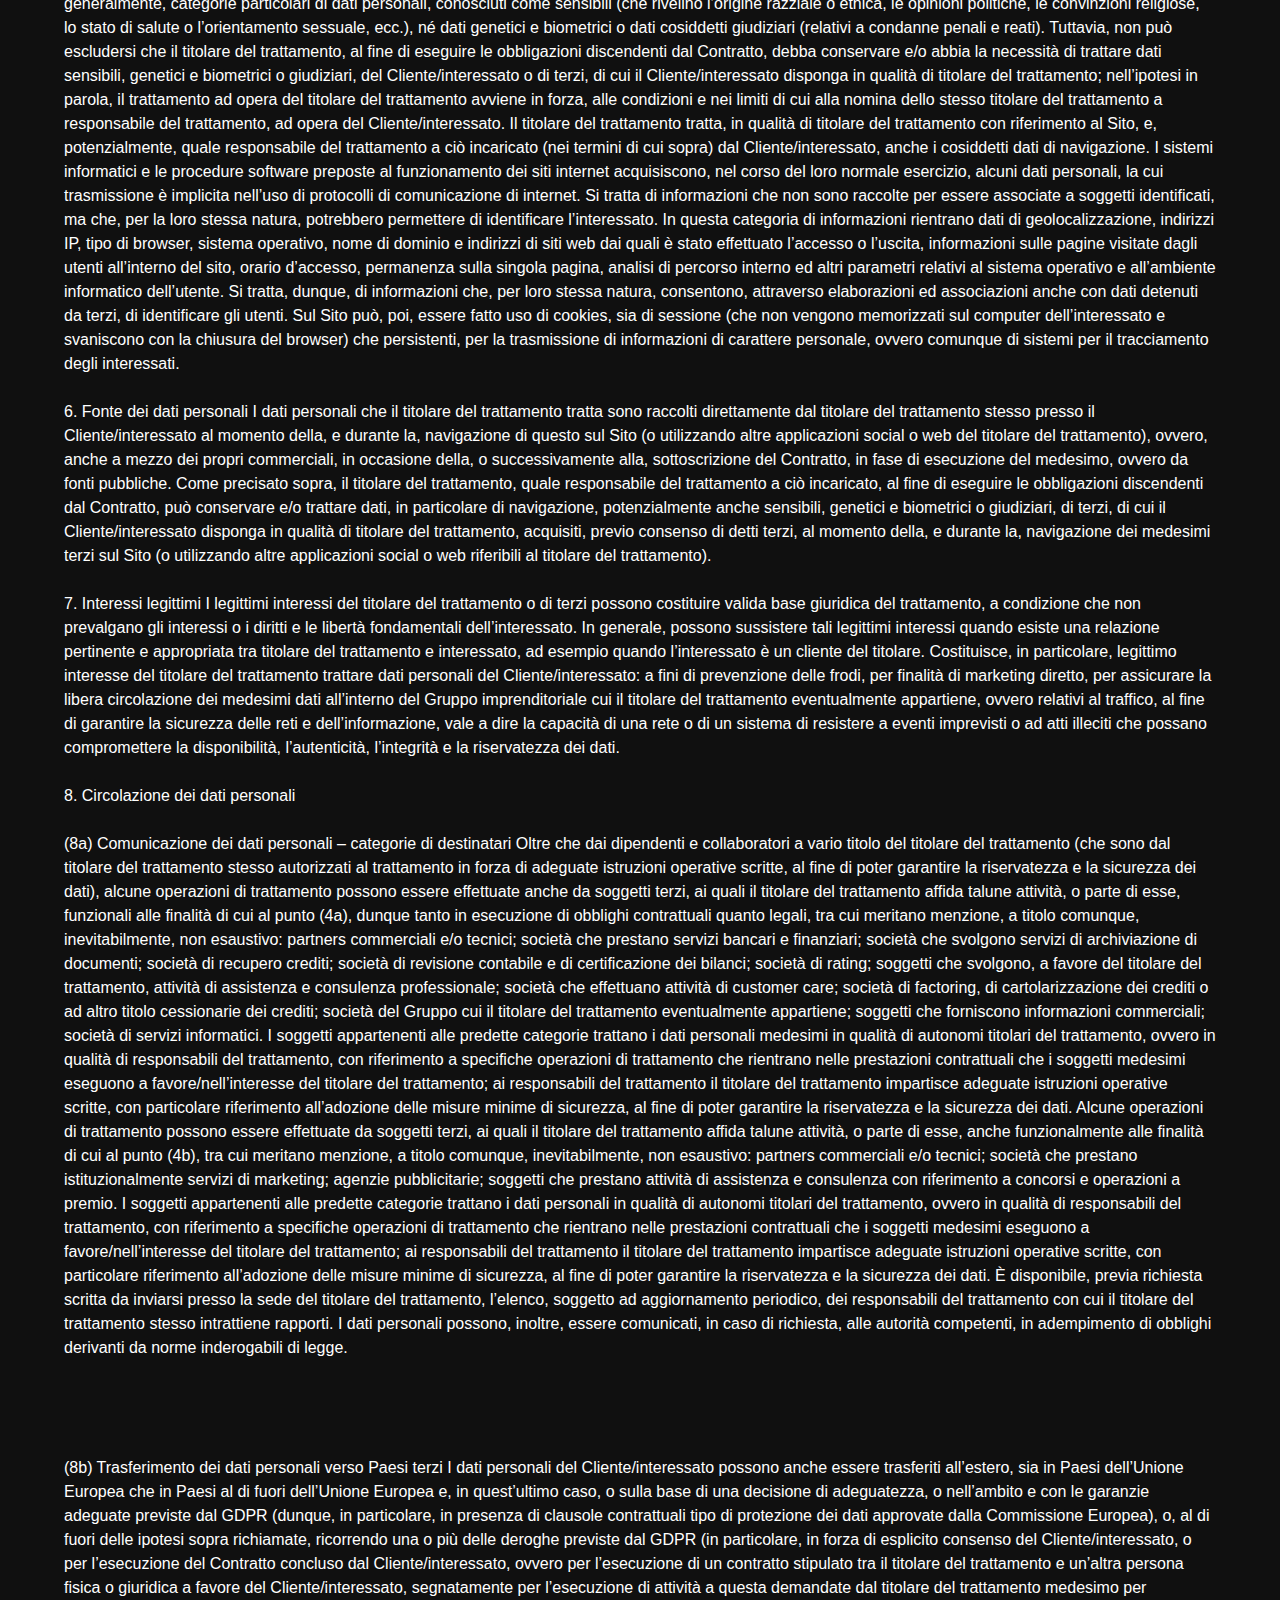
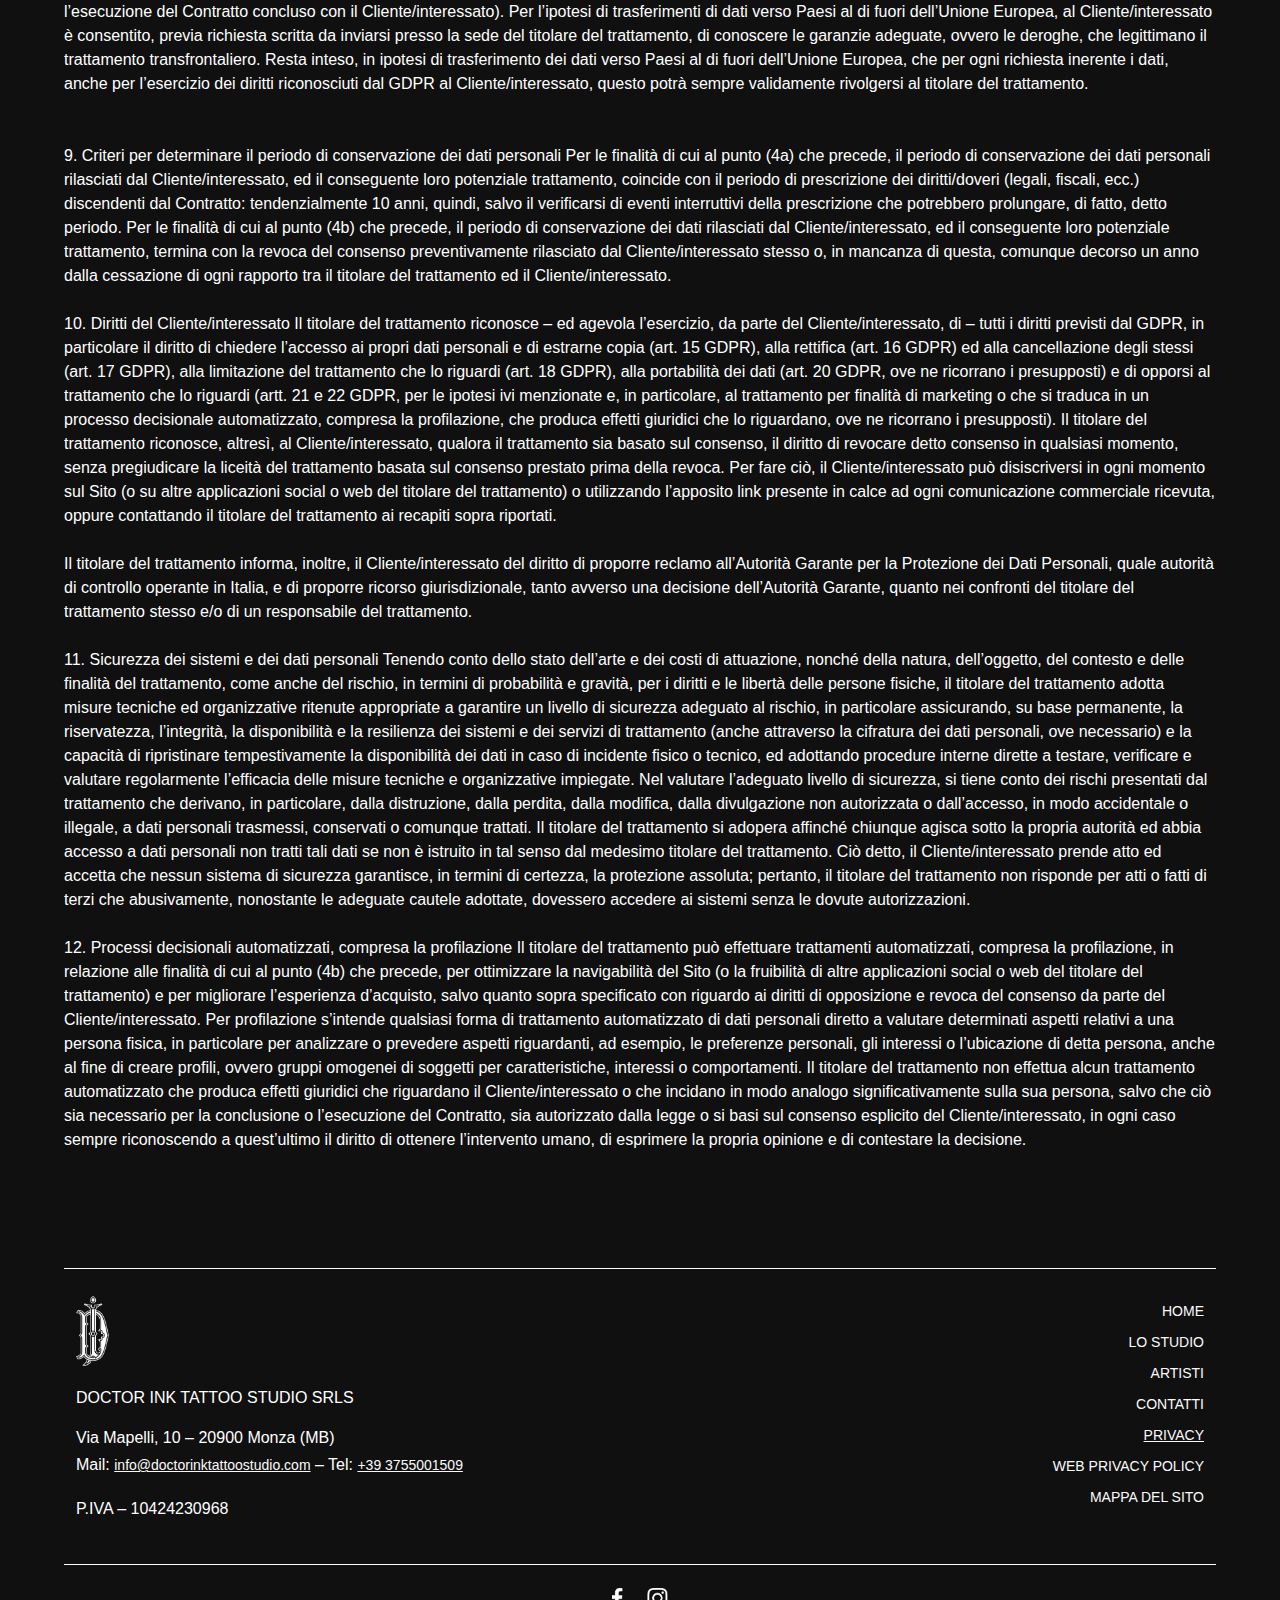
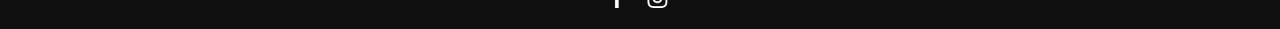
<file: privacy.html>
<!doctype html>
<html lang="en">
  <head>
    <!-- Required meta tags -->
    <meta charset="utf-8">
    <meta name="viewport" content="width=device-width, initial-scale=1">

    <!-- Bootstrap CSS -->
    <link href="./css/styles.min.css" rel="stylesheet">
    <link href="./lib/css/bootstrap.min.css" rel="stylesheet">

    <title>Privacy - Doctor Ink</title>
	<meta name="robots" content="index, follow" />
	<meta name="googlebot" content="index, follow, max-snippet:-1, max-image-preview:large, max-video-preview:-1" />
	<meta name="bingbot" content="index, follow, max-snippet:-1, max-image-preview:large, max-video-preview:-1" />
	<link rel="canonical" href="https://www.doctorinktattoostudio.com/privacy/" />
	<meta property="og:locale" content="it_IT" />
	<meta property="og:type" content="article" />
	<meta property="og:title" content="Privacy - Doctor Ink" />
	<meta property="og:description" content="INFORMATIVA ESTESA AI SENSI DEGLI ARTT. 12, 13 E, OCCORRENDO, 14 DEL GDPR – REGOLAMENTO (UE) 2016/679 RELATIVO ALLA PROTEZIONE DELLE PERSONE FISICHE, CON RIGUARDO AL TRATTAMENTO DEI DATI PERSONALI (DI SEGUITO IL GDPR) Il titolare del trattamento riporta, di seguito, l’Informativa ai sensi degli artt. 12, 13 e, occorrendo, 14 del GDPR relativa al [&hellip;]" />
	<meta property="og:url" content="https://www.doctorinktattoostudio.com/privacy/" />
	<meta property="og:site_name" content="Doctor Ink" />
  </head>
  <body class="privacy">

   <nav class="navbar navbar-expand-lg navbar-dark fixed-top">
      <div class="container">
          <a href="/" class="navbar-brand">
              <img src="./img/DoctorInk-Logo-Bianco.png" height="28" alt="CoolBrand">
          </a>
          <button 
            type="button" 
            class="navbar-toggler collapsed" 
            data-bs-toggle="collapse" 
            data-bs-target="#navbarCollapse"
            onclick="toogleMenu()"
          >
            <span class="toggler-icon top-bar"></span>
            <span class="toggler-icon middle-bar"></span>
            <span class="toggler-icon bottom-bar"></span>
          </button>
          <div class="collapse navbar-collapse" id="navbarCollapse">
              <div class="navbar-nav ms-auto">
                  <a href="/" class="nav-item nav-link first-nav">HOME</a>
                  <a href="/studio" class="nav-item nav-link">LO STUDIO</a>
                  <a href="/artisti" class="nav-item nav-link">ARTISTI</a>
                  <a href="/contatti" class="nav-item nav-link">CONTATTI</a>
              </div>
          </div>
      </div>
   </nav>

   <div class="container bg-dark">

      <div class="section bg-dark">
         <h1>Privacy</h1>

         <p>
            INFORMATIVA ESTESA AI SENSI DEGLI ARTT. 12, 13 E, OCCORRENDO, 14 DEL GDPR – REGOLAMENTO (UE) 2016/679 RELATIVO ALLA PROTEZIONE DELLE PERSONE FISICHE, CON RIGUARDO AL TRATTAMENTO DEI DATI PERSONALI (DI SEGUITO IL GDPR)
            <br /><br />
Il titolare del trattamento riporta, di seguito, l’Informativa ai sensi degli artt. 12, 13 e, occorrendo, 14 del GDPR relativa al trattamento dei dati personali forniti dal Cliente/interessato tramite la compilazione e sottoscrizione del Contratto per acquistare i prodotti/servizi offerti in vendita dal titolare del trattamento stesso, caricando spontaneamente in questo sito web dati personali (in particolare attraverso la compilazione di form) o semplicemente navigando in esso.
            <br /><br />
1. Titolare del trattamento e dati di contatto
Titolare del trattamento è DOCTOR INK TATTOO STUDIO SRLS, con sede in Monza (MB), Via Mapelli, 10 – 20900, P.I. 10424230968, tel. +39 3755001509, e-mail info@doctorinktattoostudio.com , web https://www.doctorinktattoostudio.com/ (di seguito il Sito).
            <br /><br />
2. Principi applicabili al trattamento
Conformemente a quanto prescritto dal GDPR, il titolare del trattamento si adopera costantemente affinché i dati personali siano:
            <br /><br />
trattati in modo lecito, corretto e trasparente;
raccolti per finalità determinate, esplicite e legittime, e successivamente trattati in modo che non sia incompatibile con tali finalità;
adeguati, pertinenti e limitati a quanto necessario rispetto alle finalità per le quali sono trattati;
esatti e, se necessario, aggiornati;
conservati per un arco di tempo non superiore al conseguimento delle finalità per le quali sono trattati;
trattati, mediante misure tecniche e organizzative adeguate, in maniera da garantirne la sicurezza;
trattati, qualora in forza di consenso, per decisione liberamente assunta dal Cliente/interessato, sulla base di richiesta presentata in modo chiaramente distinguibile dal resto, in forma comprensibile e facilmente accessibile, utilizzando un linguaggio semplice e chiaro.
Il titolare del trattamento adotta misure tecniche e organizzative adeguate al fine di assicurare la protezione dei dati personali fin dalla progettazione e per garantire che siano trattati, per impostazione predefinita, solo i dati necessari per ogni specifica finalità di trattamento.
Il titolare del trattamento raccoglie e tiene nella massima considerazione indicazioni, osservazioni e pareri del Cliente/interessato trasmessi ai recapiti sopra riportati, al fine di implementare un sistema di privacy management dinamico che assicuri effettiva protezione delle persone, con riguardo al trattamento dei loro dati.
La presente Informativa può subire modifiche, in coerenza con l’evoluzione della normativa di riferimento e delle misure tecniche e organizzative via via adottate dal titolare del trattamento; il Cliente/interessato è, dunque, pregato di visitare periodicamente la presente sezione del Sito, per prendere visione degli aggiornamenti e dell’Informativa nel testo tempo per tempo vigente.
            <br /><br />
3. Modalità del trattamento dei dati personali
Il trattamento dei dati personali viene effettuato manualmente e con strumenti elettronici, con logiche strettamente correlate alle finalità di seguito indicate e, comunque, in modo da garantire la sicurezza e la riservatezza dei dati stessi.
            <br /><br />
4. Finalità del trattamento dei dati personali
            <br /><br />
(4a) Finalità per cui il trattamento dei dati è necessario
I dati personali forniti dal Cliente/interessato sono principalmente trattati per l’esecuzione del Contratto e la gestione del credito e, più in generale, del rapporto nascente dal Contratto stesso.
Il conferimento dei dati nel Contratto o in seguito, nel corso del rapporto contrattuale, per le finalità di trattamento in parola è obbligatorio; pertanto, il mancato, parziale o inesatto conferimento di tali dati rende impossibile la stipula e/o l’esecuzione del Contratto e, per il Cliente/interessato, usufruire dei prodotti/servizi offerti dal titolare del trattamento, potenzialmente esponendo il Cliente/interessato medesimo a responsabilità per inadempimento contrattuale.
I dati personali forniti dal Cliente/interessato possono, altresì, formare oggetto di trattamento se ciò è necessario per adempiere un obbligo legale al quale è soggetto il titolare del trattamento, per la salvaguardia degli interessi vitali del Cliente/interessato o di un’altra persona fisica, per l’esecuzione di un compito di interesse pubblico o connesso all’esercizio di pubblici poteri di cui è investito il titolare del trattamento, ovvero per il perseguimento del legittimo interesse del titolare del trattamento stesso o di terzi, a condizione che non prevalgano gli interessi o i diritti e le libertà fondamentali del Cliente/interessato; anche in questi casi, il conferimento dei dati è obbligatorio e, pertanto, la mancata, parziale o inesatta comunicazione dei dati può esporre il Cliente/interessato a eventuali responsabilità e sanzioni previste dall’Ordinamento giuridico.
            <br /><br />
(4b) Ulteriori finalità del trattamento a seguito di specifico ed espresso consenso del Cliente/interessato
Oltre che per le finalità di trattamento di cui sopra, i dati personali conferiti/acquisiti possono essere trattati, previo consenso del Cliente/interessato, da esprimere selezionando la casella <<Presta il consenso>> sul Contratto o sul Sito (o utilizzando altre applicazioni social o web del titolare del trattamento), anche per lo svolgimento di indagini di mercato e per effettuare comunicazioni commerciali e promozionali, tramite telefono (anche utilizzando il numero di cellulare fornito) e sistemi automatizzati di contatto (e-mail, sms, mms, fax, ecc.), su prodotti/servizi del titolare del trattamento o di società del Gruppo cui il titolare del trattamento eventualmente appartiene.
Il consenso per le finalità di trattamento di cui al presente punto (4b) è facoltativo; pertanto, a seguito di eventuale diniego, i dati saranno trattati per le sole finalità indicate al precedente punto (4a), salvo quanto di seguito specificato con riferimento agli interessi legittimi del titolare del trattamento o di terzi
            <br /><br />
5. Categorie di dati personali trattati
Il titolare del trattamento tratta principalmente dati identificativi/di contatto (nome, cognome, indirizzi, tipo e numero di documenti di riconoscimento, numeri di telefono, indirizzi e-mail, di natura fiscale/di fatturazione, salvo altri) e, qualora siano previste transazioni commerciali, dati finanziari (di natura bancaria, in particolare identificativi di conti correnti, numeri di carte di credito, salvo altri connessi alle predette transazioni commerciali). 
Il trattamento che il titolare del trattamento effettua, tanto per l’esecuzione del Contratto quanto in forza di espresso consenso del Cliente/interessato, non riguarda, generalmente, categorie particolari di dati personali, conosciuti come sensibili (che rivelino l’origine razziale o etnica, le opinioni politiche, le convinzioni religiose, lo stato di salute o l’orientamento sessuale, ecc.), né dati genetici e biometrici o dati cosiddetti giudiziari (relativi a condanne penali e reati).
Tuttavia, non può escludersi che il titolare del trattamento, al fine di eseguire le obbligazioni discendenti dal Contratto, debba conservare e/o abbia la necessità di trattare dati sensibili, genetici e biometrici o giudiziari, del Cliente/interessato o di terzi, di cui il Cliente/interessato disponga in qualità di titolare del trattamento; nell’ipotesi in parola, il trattamento ad opera del titolare del trattamento avviene in forza, alle condizioni e nei limiti di cui alla nomina dello stesso titolare del trattamento a responsabile del trattamento, ad opera del Cliente/interessato.  
Il titolare del trattamento tratta, in qualità di titolare del trattamento con riferimento al Sito, e, potenzialmente, quale responsabile del trattamento a ciò incaricato (nei termini di cui sopra) dal Cliente/interessato, anche i cosiddetti dati di navigazione. I sistemi informatici e le procedure software preposte al funzionamento dei siti internet acquisiscono, nel corso del loro normale esercizio, alcuni dati personali, la cui trasmissione è implicita nell’uso di protocolli di comunicazione di internet. Si tratta di informazioni che non sono raccolte per essere associate a soggetti identificati, ma che, per la loro stessa natura, potrebbero permettere di identificare l’interessato. In questa categoria di informazioni rientrano dati di geolocalizzazione, indirizzi IP, tipo di browser, sistema operativo, nome di dominio e indirizzi di siti web dai quali è stato effettuato l’accesso o l’uscita, informazioni sulle pagine visitate dagli utenti all’interno del sito, orario d’accesso, permanenza sulla singola pagina, analisi di percorso interno ed altri parametri relativi al sistema operativo e all’ambiente informatico dell’utente. Si tratta, dunque, di informazioni che, per loro stessa natura, consentono, attraverso elaborazioni ed associazioni anche con dati detenuti da terzi, di identificare gli utenti.
Sul Sito può, poi, essere fatto uso di cookies, sia di sessione (che non vengono memorizzati sul computer dell’interessato e svaniscono con la chiusura del browser) che persistenti, per la trasmissione di informazioni di carattere personale, ovvero comunque di sistemi per il tracciamento degli interessati.
            <br /><br />
6. Fonte dei dati personali
I dati personali che il titolare del trattamento tratta sono raccolti direttamente dal titolare del trattamento stesso presso il Cliente/interessato al momento della, e durante la, navigazione di questo sul Sito (o utilizzando altre applicazioni social o web del titolare del trattamento), ovvero, anche a mezzo dei propri commerciali, in occasione della, o successivamente alla, sottoscrizione del Contratto, in fase di esecuzione del medesimo, ovvero da fonti pubbliche.
Come precisato sopra, il titolare del trattamento, quale responsabile del trattamento a ciò incaricato, al fine di eseguire le obbligazioni discendenti dal Contratto, può conservare e/o trattare dati, in particolare di navigazione, potenzialmente anche sensibili, genetici e biometrici o giudiziari, di terzi, di cui il Cliente/interessato disponga in qualità di titolare del trattamento, acquisiti, previo consenso di detti terzi, al momento della, e durante la, navigazione dei medesimi terzi sul Sito (o utilizzando altre applicazioni social o web riferibili al titolare del trattamento).  
            <br /><br />
7. Interessi legittimi
I legittimi interessi del titolare del trattamento o di terzi possono costituire valida base giuridica del trattamento, a condizione che non prevalgano gli interessi o i diritti e le libertà fondamentali dell’interessato. In generale, possono sussistere tali legittimi interessi quando esiste una relazione pertinente e appropriata tra titolare del trattamento e interessato, ad esempio quando l’interessato è un cliente del titolare. Costituisce, in particolare, legittimo interesse del titolare del trattamento trattare dati personali del Cliente/interessato: a fini di prevenzione delle frodi, per finalità di marketing diretto, per assicurare la libera circolazione dei medesimi dati all’interno del Gruppo imprenditoriale cui il titolare del trattamento eventualmente appartiene, ovvero relativi al traffico, al fine di garantire la sicurezza delle reti e dell’informazione, vale a dire la capacità di una rete o di un sistema di resistere a eventi imprevisti o ad atti illeciti che possano compromettere la disponibilità, l’autenticità, l’integrità e la riservatezza dei dati. 
            <br /><br />
8. Circolazione dei dati personali
            <br /><br />
(8a) Comunicazione dei dati personali – categorie di destinatari
Oltre che dai dipendenti e collaboratori a vario titolo del titolare del trattamento (che sono dal titolare del trattamento stesso autorizzati al trattamento in forza di adeguate istruzioni operative scritte, al fine di poter garantire la riservatezza e la sicurezza dei dati), alcune operazioni di trattamento possono essere effettuate anche da soggetti terzi, ai quali il titolare del trattamento affida talune attività, o parte di esse, funzionali alle finalità di cui al punto (4a), dunque tanto in esecuzione di obblighi contrattuali quanto legali, tra cui meritano menzione, a titolo comunque, inevitabilmente, non esaustivo: partners commerciali e/o tecnici; società che prestano servizi bancari e finanziari; società che svolgono servizi di archiviazione di documenti; società di recupero crediti; società di revisione contabile e di certificazione dei bilanci; società di rating; soggetti che svolgono, a favore del titolare del trattamento, attività di assistenza e consulenza professionale; società che effettuano attività di customer care; società di factoring, di cartolarizzazione dei crediti o ad altro titolo cessionarie dei crediti; società del Gruppo cui il titolare del trattamento eventualmente appartiene; soggetti che forniscono informazioni commerciali; società di servizi informatici. I soggetti appartenenti alle predette categorie trattano i dati personali medesimi in qualità di autonomi titolari del trattamento, ovvero in qualità di responsabili del trattamento, con riferimento a specifiche operazioni di trattamento che rientrano nelle prestazioni contrattuali che i soggetti medesimi eseguono a favore/nell’interesse del titolare del trattamento; ai responsabili del trattamento il titolare del trattamento impartisce adeguate istruzioni operative scritte, con particolare riferimento all’adozione delle misure minime di sicurezza, al fine di poter garantire la riservatezza e la sicurezza dei dati.
Alcune operazioni di trattamento possono essere effettuate da soggetti terzi, ai quali il titolare del trattamento affida talune attività, o parte di esse, anche funzionalmente alle finalità di cui al punto (4b), tra cui meritano menzione, a titolo comunque, inevitabilmente, non esaustivo: partners commerciali e/o tecnici; società che prestano istituzionalmente servizi di marketing; agenzie pubblicitarie; soggetti che prestano attività di assistenza e consulenza con riferimento a concorsi e operazioni a premio. I soggetti appartenenti alle predette categorie trattano i dati personali in qualità di autonomi titolari del trattamento, ovvero in qualità di responsabili del trattamento, con riferimento a specifiche operazioni di trattamento che rientrano nelle prestazioni contrattuali che i soggetti medesimi eseguono a favore/nell’interesse del titolare del trattamento; ai responsabili del trattamento il titolare del trattamento impartisce adeguate istruzioni operative scritte, con particolare riferimento all’adozione delle misure minime di sicurezza, al fine di poter garantire la riservatezza e la sicurezza dei dati.
È disponibile, previa richiesta scritta da inviarsi presso la sede del titolare del trattamento, l’elenco, soggetto ad aggiornamento periodico, dei responsabili del trattamento con cui il titolare del trattamento stesso intrattiene rapporti.
I dati personali possono, inoltre, essere comunicati, in caso di richiesta, alle autorità competenti, in adempimento di obblighi derivanti da norme inderogabili di legge.
            <br /><br />
            <br />
            <br />
            <br />
(8b) Trasferimento dei dati personali verso Paesi terzi
I dati personali del Cliente/interessato possono anche essere trasferiti all’estero, sia in Paesi dell’Unione Europea che in Paesi al di fuori dell’Unione Europea e, in quest’ultimo caso, o sulla base di una decisione di adeguatezza, o nell’ambito e con le garanzie adeguate previste dal GDPR (dunque, in particolare, in presenza di clausole contrattuali tipo di protezione dei dati approvate dalla Commissione Europea), o, al di fuori delle ipotesi sopra richiamate, ricorrendo una o più delle deroghe previste dal GDPR (in particolare, in forza di esplicito consenso del Cliente/interessato, o per l’esecuzione del Contratto concluso dal Cliente/interessato, ovvero per l’esecuzione di un contratto stipulato tra il titolare del trattamento e un’altra persona fisica o giuridica a favore del Cliente/interessato, segnatamente per l’esecuzione di attività a questa demandate dal titolare del trattamento medesimo per l’esecuzione del Contratto concluso con il Cliente/interessato). Per l’ipotesi di trasferimenti di dati verso Paesi al di fuori dell’Unione Europea, al Cliente/interessato è consentito, previa richiesta scritta da inviarsi presso la sede del titolare del trattamento, di conoscere le garanzie adeguate, ovvero le deroghe, che legittimano il trattamento transfrontaliero. Resta inteso, in ipotesi di trasferimento dei dati verso Paesi al di fuori dell’Unione Europea, che per ogni richiesta inerente i dati, anche per l’esercizio dei diritti riconosciuti dal GDPR al Cliente/interessato, questo potrà sempre validamente rivolgersi al titolare del trattamento.
            <br /><br />
            <br />
9. Criteri per determinare il periodo di conservazione dei dati personali
Per le finalità di cui al punto (4a) che precede, il periodo di conservazione dei dati personali rilasciati dal Cliente/interessato, ed il conseguente loro potenziale trattamento, coincide con il periodo di prescrizione dei diritti/doveri (legali, fiscali, ecc.) discendenti dal Contratto: tendenzialmente 10 anni, quindi, salvo il verificarsi di eventi interruttivi della prescrizione che potrebbero prolungare, di fatto, detto periodo.
Per le finalità di cui al punto (4b) che precede, il periodo di conservazione dei dati rilasciati dal Cliente/interessato, ed il conseguente loro potenziale trattamento, termina con la revoca del consenso preventivamente rilasciato dal Cliente/interessato stesso o, in mancanza di questa, comunque decorso un anno dalla cessazione di ogni rapporto tra il titolare del trattamento ed il Cliente/interessato.
            <br /><br />
10. Diritti del Cliente/interessato
Il titolare del trattamento riconosce – ed agevola l’esercizio, da parte del Cliente/interessato, di – tutti i diritti previsti dal GDPR, in particolare il diritto di chiedere l’accesso ai propri dati personali e di estrarne copia (art. 15 GDPR), alla rettifica (art. 16 GDPR) ed alla cancellazione degli stessi (art. 17 GDPR), alla limitazione del trattamento che lo riguardi (art. 18 GDPR), alla portabilità dei dati (art. 20 GDPR, ove ne ricorrano i presupposti) e di opporsi al trattamento che lo riguardi (artt. 21 e 22 GDPR, per le ipotesi ivi menzionate e, in particolare, al trattamento per finalità di marketing o che si traduca in un processo decisionale automatizzato, compresa la profilazione, che produca effetti giuridici che lo riguardano, ove ne ricorrano i presupposti).
Il titolare del trattamento riconosce, altresì, al Cliente/interessato, qualora il trattamento sia basato sul consenso, il diritto di revocare detto consenso in qualsiasi momento, senza pregiudicare la liceità del trattamento basata sul consenso prestato prima della revoca. Per fare ciò, il Cliente/interessato può disiscriversi in ogni momento sul Sito (o su altre applicazioni social o web del titolare del trattamento) o utilizzando l’apposito link presente in calce ad ogni comunicazione commerciale ricevuta, oppure contattando il titolare del trattamento ai recapiti sopra riportati.
            <br /><br />
Il titolare del trattamento informa, inoltre, il Cliente/interessato del diritto di proporre reclamo all’Autorità Garante per la Protezione dei Dati Personali, quale autorità di controllo operante in Italia, e di proporre ricorso giurisdizionale, tanto avverso una decisione dell’Autorità Garante, quanto nei confronti del titolare del trattamento stesso e/o di un responsabile del trattamento.
            <br /><br />      
11. Sicurezza dei sistemi e dei dati personali
Tenendo conto dello stato dell’arte e dei costi di attuazione, nonché della natura, dell’oggetto, del contesto e delle finalità del trattamento, come anche del rischio, in termini di probabilità e gravità, per i diritti e le libertà delle persone fisiche, il titolare del trattamento adotta misure tecniche ed organizzative ritenute appropriate a garantire un livello di sicurezza adeguato al rischio, in particolare assicurando, su base permanente, la riservatezza, l’integrità, la disponibilità e la resilienza dei sistemi e dei servizi di trattamento (anche attraverso la cifratura dei dati personali, ove necessario) e la capacità di ripristinare tempestivamente la disponibilità dei dati in caso di incidente fisico o tecnico, ed adottando procedure interne dirette a testare, verificare e valutare regolarmente l’efficacia delle misure tecniche e organizzative impiegate.
Nel valutare l’adeguato livello di sicurezza, si tiene conto dei rischi presentati dal trattamento che derivano, in particolare, dalla distruzione, dalla perdita, dalla modifica, dalla divulgazione non autorizzata o dall’accesso, in modo accidentale o illegale, a dati personali trasmessi, conservati o comunque trattati.
Il titolare del trattamento si adopera affinché chiunque agisca sotto la propria autorità ed abbia accesso a dati personali non tratti tali dati se non è istruito in tal senso dal medesimo titolare del trattamento.
Ciò detto, il Cliente/interessato prende atto ed accetta che nessun sistema di sicurezza garantisce, in termini di certezza, la protezione assoluta; pertanto, il titolare del trattamento non risponde per atti o fatti di terzi che abusivamente, nonostante le adeguate cautele adottate, dovessero accedere ai sistemi senza le dovute autorizzazioni.
            <br /><br />
12. Processi decisionali automatizzati, compresa la profilazione
Il titolare del trattamento può effettuare trattamenti automatizzati, compresa la profilazione, in relazione alle finalità di cui al punto (4b) che precede, per ottimizzare la navigabilità del Sito (o la fruibilità di altre applicazioni social o web del titolare del trattamento) e per migliorare l’esperienza d’acquisto, salvo quanto sopra specificato con riguardo ai diritti di opposizione e revoca del consenso da parte del Cliente/interessato.
Per profilazione s’intende qualsiasi forma di trattamento automatizzato di dati personali diretto a valutare determinati aspetti relativi a una persona fisica, in particolare per analizzare o prevedere aspetti riguardanti, ad esempio, le preferenze personali, gli interessi o l’ubicazione di detta persona, anche al fine di creare profili, ovvero gruppi omogenei di soggetti per caratteristiche, interessi o comportamenti.
Il titolare del trattamento non effettua alcun trattamento automatizzato che produca effetti giuridici che riguardano il Cliente/interessato o che incidano in modo analogo significativamente sulla sua persona, salvo che ciò sia necessario per la conclusione o l’esecuzione del Contratto, sia autorizzato dalla legge o si basi sul consenso esplicito del Cliente/interessato, in ogni caso sempre riconoscendo a quest’ultimo il diritto di ottenere l’intervento umano, di esprimere la propria opinione e di contestare la decisione.
         </p>
      </div>

      <div class="footer bg-dark">
         <div class="row">
           <div class="col-sm-6 text-left">
             <img src="./img/DoctorInk-Logo-footer.png" alt="logo">
             <p class="mt20">
               DOCTOR INK TATTOO STUDIO SRLS
             </p>
             <p>
               Via Mapelli, 10 – 20900 Monza (MB) <br />
               Mail: <a href="mailto:info@doctorinktattoostudio.com" class="active">info@doctorinktattoostudio.com</a> <span class="hide-sm">–</span> <br class="hide-lg"/>
               Tel: <a href="tel:+393755001509" class="active">+39 3755001509</a>
             </p>
             <p>
               P.IVA – 10424230968
             </p>
           </div>
           <div class="col-sm-6 text-right hide-sm">
             <a href="/">HOME</a> <br />
             <a href="/studio">LO STUDIO</a> <br />
             <a href="/artisti">ARTISTI</a> <br />
             <a href="/contatti">CONTATTI</a> <br />
             <a href="/privacy" class="active">PRIVACY</a> <br />
             <a href="/policy">WEB PRIVACY POLICY</a> <br />
             <a href="/mappa-sito">MAPPA DEL SITO</a>
           </div>
           <div class="divider hide-lg"></div>
           <div class="col-6 hide-lg no-padding">
             <a href="/">HOME</a> <br />
             <a href="/studio">LO STUDIO</a> <br />
             <a href="/artisti">ARTISTI</a> <br />
             <a href="/contatti">CONTATTI</a> <br />
           </div>
           <div class="col-6 text-right hide-lg no-padding">
             <a href="/privacy" class="active">PRIVACY</a> <br />
             <a href="/policy">WEB PRIVACY POLICY</a> <br />
             <a href="/mappa-sito">MAPPA DEL SITO</a>
           </div>
         </div>
       </div>
 
       <div class="sub-footer bg-dark">
         <img 
           src="./img/facebook.png" 
           alt="facebook" 
           class="pointer"
           onclick="goTo('https://www.facebook.com/doctorinktattoostudio.monza')"
         >
         <img 
           src="./img/instagram.png" 
           alt="instagram" 
           class="pointer"
           onclick="goTo('https://www.instagram.com/doctorinktattoostudio/?hl=it')"
         >
       </div>

   </div>
  
  <script src="./js/index.min.js"></script>
  <script src="./lib/js/bootstrap.bundle.min.js"></script>
</body>
</html>
</file>
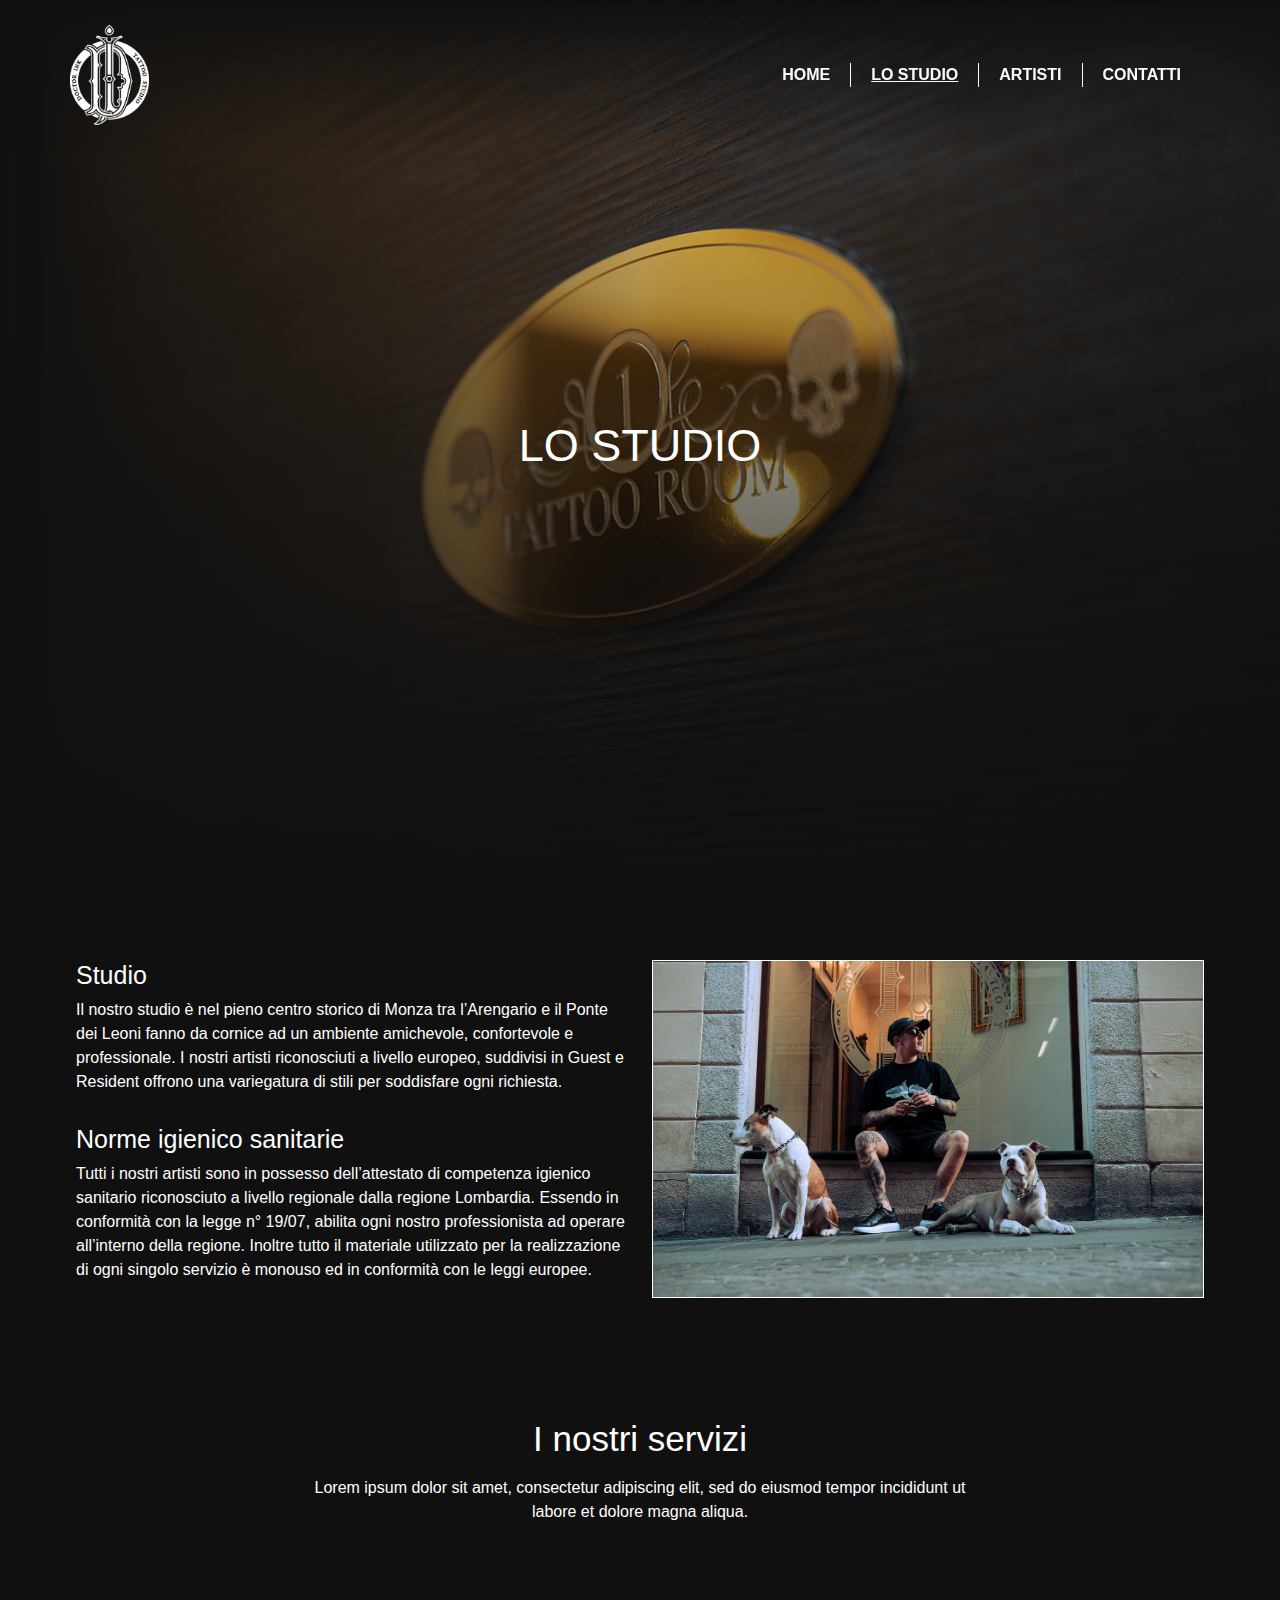
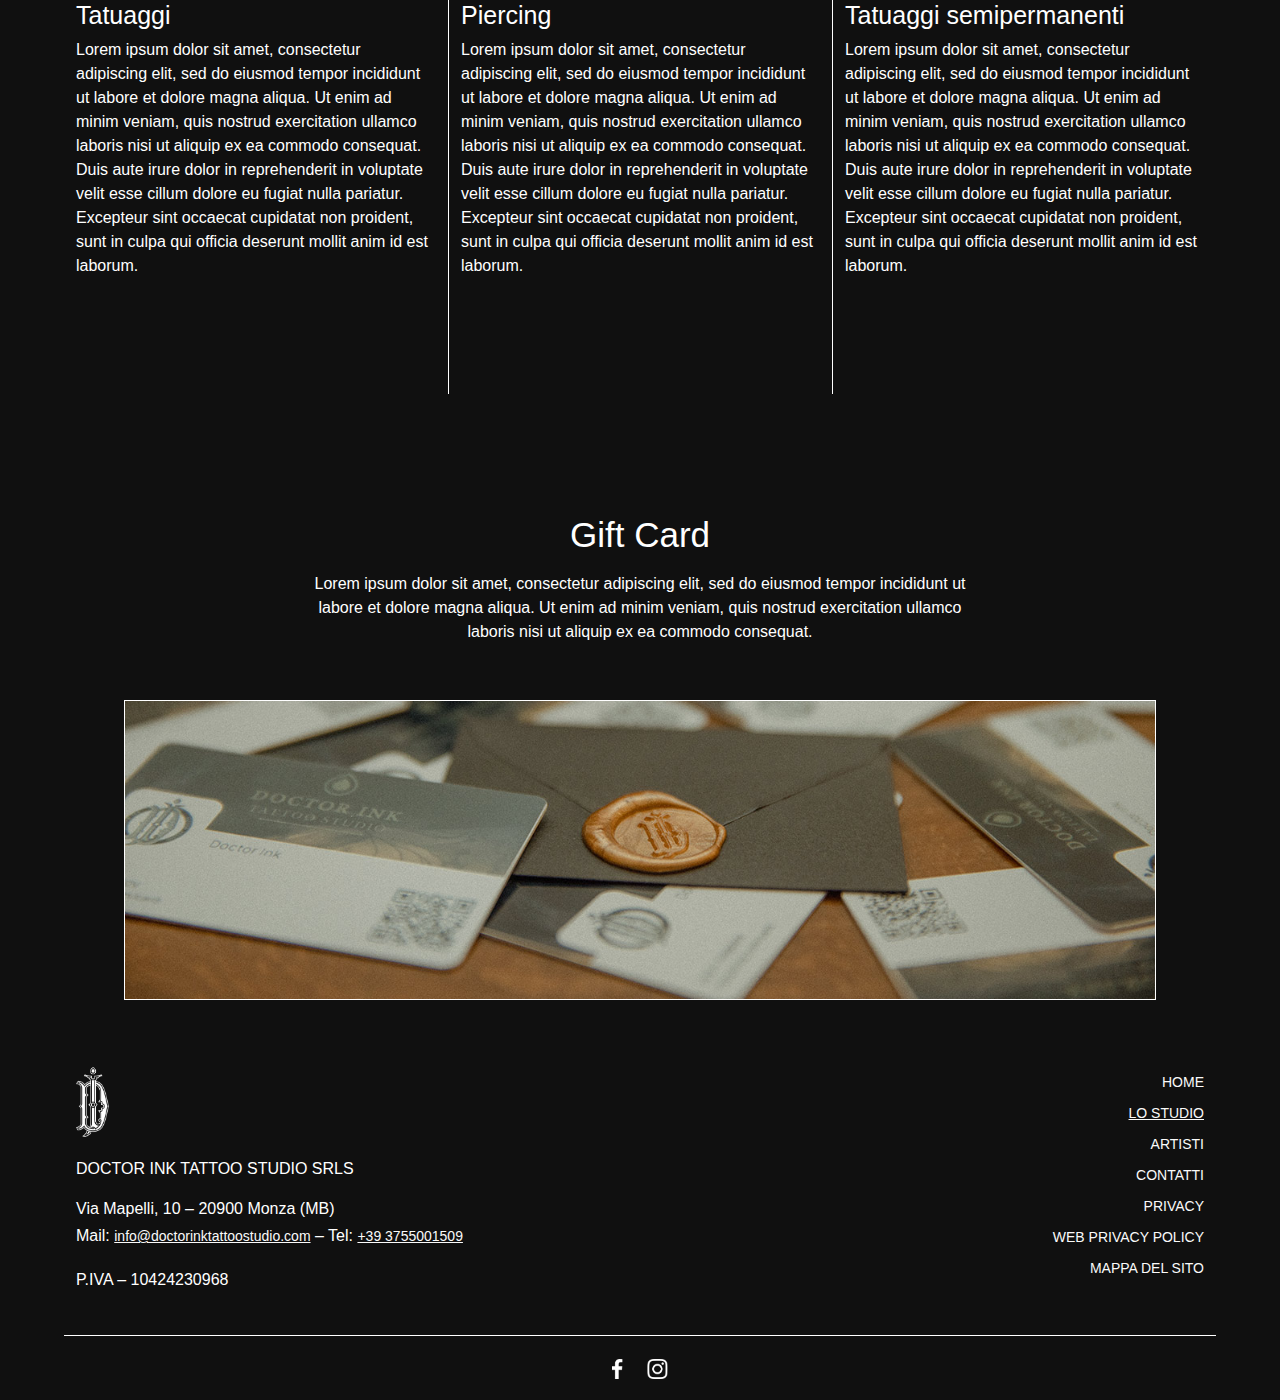
<file: studio.html>
<!doctype html>
<html lang="en">
  <head>
    <!-- Required meta tags -->
    <meta charset="utf-8">
    <meta name="viewport" content="width=device-width, initial-scale=1">

    <!-- Bootstrap CSS -->
    <link href="./css/styles.min.css" rel="stylesheet">
    <link href="./lib/css/bootstrap.min.css" rel="stylesheet">

    <title>Lo studio - Doctor Ink</title>
    <meta name="robots" content="index, follow" />
    <meta name="googlebot" content="index, follow, max-snippet:-1, max-image-preview:large, max-video-preview:-1" />
    <meta name="bingbot" content="index, follow, max-snippet:-1, max-image-preview:large, max-video-preview:-1" />
    <link rel="canonical" href="https://www.doctorinktattoostudio.com/lo-studio/" />
    <meta property="og:locale" content="it_IT" />
    <meta property="og:type" content="article" />
    <meta property="og:title" content="Lo studio - Doctor Ink" />
    <meta property="og:url" content="https://www.doctorinktattoostudio.com/lo-studio/" />
    <meta property="og:site_name" content="Doctor Ink" />
  </head>
  <body class="studio">

    <nav class="navbar navbar-expand-lg navbar-dark fixed-top">
      <div class="container">
          <a href="/" class="navbar-brand">
              <img src="./img/DoctorInk-Logo-Bianco.png" height="28" alt="CoolBrand">
          </a>
          <button 
            type="button" 
            class="navbar-toggler collapsed" 
            data-bs-toggle="collapse" 
            data-bs-target="#navbarCollapse"
            onclick="toogleMenu()"
          >
            <span class="toggler-icon top-bar"></span>
            <span class="toggler-icon middle-bar"></span>
            <span class="toggler-icon bottom-bar"></span>
          </button>
          <div class="collapse navbar-collapse" id="navbarCollapse">
              <div class="navbar-nav ms-auto">
                  <a href="/" class="nav-item nav-link first-nav">HOME</a>
                  <a href="/studio" class="nav-item nav-link nav-active">LO STUDIO</a>
                  <a href="/artisti" class="nav-item nav-link">ARTISTI</a>
                  <a href="/contatti" class="nav-item nav-link">CONTATTI</a>
              </div>
          </div>
      </div>
    </nav>

    <div class="header-full-size">
      <div class="overlay"></div>
      <h1>LO STUDIO</h1>
    </div>

    <div class="container bg-dark">

      <div class="section text-left bg-dark">
        <div class="row">
          <div class="col-sm-6">
            <h3>
              Studio
            </h3>
            <p>
              Il nostro studio è nel pieno centro storico di Monza tra l’Arengario e il Ponte dei Leoni fanno da cornice ad un ambiente amichevole, confortevole e professionale. 
I nostri artisti riconosciuti a livello europeo, suddivisi in Guest e Resident offrono una variegatura di stili per soddisfare ogni richiesta.
            </p>
            <h3 class="mt30">
              Norme igienico sanitarie
            </h3>
            <p>
              Tutti i nostri artisti sono in possesso dell’attestato di competenza igienico sanitario riconosciuto a livello regionale dalla regione Lombardia. 
Essendo in conformità con la legge n° 19/07, abilita ogni nostro professionista ad operare all’interno della regione.
Inoltre tutto il materiale utilizzato per la realizzazione di ogni singolo servizio è monouso ed in conformità con le leggi europee.
            </p>
          </div>
          <div class="col-sm-6">
            <div 
              class="background-img"
              style="background-image: url('./img/Studio/Studio_img.jpg');"
            >
            </div>
          </div>
        </div>
      </div>

      <div class="section bg-dark no-padding-bottom">
        <div class="row text-center">
          <h2>
            I nostri servizi
          </h2>
          <p>
            Lorem ipsum dolor sit amet, consectetur adipiscing elit, sed do eiusmod tempor incididunt ut labore et dolore magna aliqua.
          </p>
        </div>
      </div>

      <div class="section text-left bg-dark">
        <div class="row">
          <div class="col-sm-4">
            <h3>
              Tatuaggi
            </h3>
            <p>
              Lorem ipsum dolor sit amet, consectetur adipiscing elit, sed do eiusmod tempor incididunt ut labore et dolore magna aliqua. 
Ut enim ad minim veniam, quis nostrud exercitation ullamco laboris nisi ut aliquip ex ea commodo consequat. 
Duis aute irure dolor in reprehenderit in voluptate velit esse cillum dolore eu fugiat nulla pariatur. Excepteur sint occaecat cupidatat non proident, sunt in culpa qui officia deserunt mollit anim id est laborum.
            </p>
          </div>
          <div class="col-sm-4 border-left">
            <h3>
              Piercing
            </h3>
            <p>
              Lorem ipsum dolor sit amet, consectetur adipiscing elit, sed do eiusmod tempor incididunt ut labore et dolore magna aliqua. 
Ut enim ad minim veniam, quis nostrud exercitation ullamco laboris nisi ut aliquip ex ea commodo consequat. 
Duis aute irure dolor in reprehenderit in voluptate velit esse cillum dolore eu fugiat nulla pariatur. Excepteur sint occaecat cupidatat non proident, sunt in culpa qui officia deserunt mollit anim id est laborum.
            </p>
          </div>
          <div class="col-sm-4 border-left">
            <h3>
              Tatuaggi semipermanenti
            </h3>
            <p>
              Lorem ipsum dolor sit amet, consectetur adipiscing elit, sed do eiusmod tempor incididunt ut labore et dolore magna aliqua. 
Ut enim ad minim veniam, quis nostrud exercitation ullamco laboris nisi ut aliquip ex ea commodo consequat. 
Duis aute irure dolor in reprehenderit in voluptate velit esse cillum dolore eu fugiat nulla pariatur. Excepteur sint occaecat cupidatat non proident, sunt in culpa qui officia deserunt mollit anim id est laborum.
            </p>
          </div>
        </div>
      </div>

      <div class="mb40 hide-lg">
        <div 
          class="background-img giftcard"
          style="background-image: url('./img/Studio/GiftCard_img.jpg');"
        >
        </div>
      </div>

      <div class="section bg-dark">
        <div class="row text-center">
          <h2>
            Gift Card
          </h2>
          <p>
            Lorem ipsum dolor sit amet, consectetur adipiscing elit, sed do eiusmod tempor incididunt ut labore et dolore magna aliqua. 
Ut enim ad minim veniam, quis nostrud exercitation ullamco laboris nisi ut aliquip ex ea commodo consequat. 
          </p>
        </div>
      </div>

      <div class="padding mb40 hide-sm">
        <div 
          class="background-img giftcard"
          style="background-image: url('./img/Studio/GiftCard_img.jpg');"
        >
        </div>
      </div>

      <div class="footer bg-dark">
        <div class="row">
          <div class="col-sm-6 text-left">
            <img src="./img/DoctorInk-Logo-footer.png" alt="logo">
            <p class="mt20">
              DOCTOR INK TATTOO STUDIO SRLS
            </p>
            <p>
              Via Mapelli, 10 – 20900 Monza (MB) <br />
              Mail: <a href="mailto:info@doctorinktattoostudio.com" class="active">info@doctorinktattoostudio.com</a> <span class="hide-sm">–</span> <br class="hide-lg"/>
              Tel: <a href="tel:+393755001509" class="active">+39 3755001509</a>
            </p>
            <p>
              P.IVA – 10424230968
            </p>
          </div>
          <div class="col-sm-6 text-right hide-sm">
            <a href="/">HOME</a> <br />
            <a href="/studio" class="active">LO STUDIO</a> <br />
            <a href="/artisti">ARTISTI</a> <br />
            <a href="/contatti">CONTATTI</a> <br />
            <a href="/privacy">PRIVACY</a> <br />
            <a href="/policy">WEB PRIVACY POLICY</a> <br />
            <a href="/mappa-sito">MAPPA DEL SITO</a>
          </div>
          <div class="divider hide-lg"></div>
          <div class="col-6 hide-lg no-padding">
            <a href="/">HOME</a> <br />
            <a href="/studio" class="active">LO STUDIO</a> <br />
            <a href="/artisti">ARTISTI</a> <br />
            <a href="/contatti">CONTATTI</a> <br />
          </div>
          <div class="col-6 text-right hide-lg no-padding">
            <a href="/privacy">PRIVACY</a> <br />
            <a href="/policy">WEB PRIVACY POLICY</a> <br />
            <a href="/mappa-sito">MAPPA DEL SITO</a>
          </div>
        </div>
      </div>

      <div class="sub-footer bg-dark">
        <img 
          src="./img/facebook.png" 
          alt="facebook" 
          class="pointer"
          onclick="goTo('https://www.facebook.com/doctorinktattoostudio.monza')"
        >
        <img 
          src="./img/instagram.png" 
          alt="instagram" 
          class="pointer"
          onclick="goTo('https://www.instagram.com/doctorinktattoostudio/?hl=it')"
        >
      </div>

    </div>
    
    <script src="./js/index.min.js"></script>
    <script src="./lib/js/bootstrap.bundle.min.js"></script>
  </body>
</html>
</file>
<file: css/styles.min.css>
.artists .header-full-size{background-image:url(../img/Artisti/Artisti_Hero.jpg)}.artists .artists-list .col-sm-3{margin-bottom:40px;height:fit-content}@media (max-width:576px){.artists .section.img-section .sub-section{padding:27px 10px 10px 10px}.artists .section.img-section .sub-section .button-container{text-align:left!important;margin:37px 0 0 0!important}.artists .section-contact{padding:40px 10px 60px}.artists .artists-list{margin-bottom:30px}.artists .artists-list .col-sm-3{border-top:1px solid #fff;margin:0;padding:30px 10px;text-align:left!important}.artists .artists-list .artist-social{right:0;padding:0;position:absolute;opacity:1;margin-top:-30px}.artists .artists-list .background-img{display:none}}
.contacts .section.text-left{padding:240px 0 100px 0}.contacts p img{height:20px;margin-right:12px}.contacts iframe{max-width:100%;min-width:100%}@media (max-width:576px){.contacts iframe{margin-top:40px;height:250px}}
.home-scroll{position:absolute;bottom:50px;color:#fff}.home-scroll p{margin-top:6px}
.privacy .section{padding:240px 0 100px!important}.privacy .section h1{margin-bottom:26px}@media (max-width:576px){.privacy .section{padding:146px 10px 40px!important}.privacy .section h1{margin-bottom:35px}}
.studio .header-full-size{background-image:url(../img/Studio/Studio_Hero.jpg)}.studio .section{padding:60px 20% 40px 20%;border:none}@media (max-width:992px){.studio .section{padding:12px 10px 60px}}@media (max-width:576px){.studio .section{padding:12px 0 60px;text-align:center}.studio .section .col-sm-6{padding:0}.studio .section .col-sm-6 p{padding:0 10px 40px;border-bottom:1px solid #fff}.studio .section .col-sm-6 .background-img{margin-top:-18px}}.studio .section.text-left{padding:60px 0}@media (max-width:576px){.studio .section.text-left{padding:40px 0 20px 0}.studio .section.text-left .col-sm-4{padding:0}.studio .section.text-left .col-sm-4 p{padding:0 10px 40px;border-bottom:1px solid #fff}}.studio .border-left{border-left:1px solid #fff}@media (max-width:576px){.studio .border-left{border:none}}.studio .col-sm-4{padding-bottom:100px}@media (max-width:576px){.studio .col-sm-4{padding-bottom:20px}}@media (max-width:576px){.studio .background-img{margin-top:-37px;border:none;border-top:1px solid #fff;border-bottom:1px solid #fff;min-height:150px}.studio .footer{border-top:1px solid #fff}}
@import url(https://fonts.googleapis.com/css2?family=Barlow:ital,wght@0,100;0,200;0,300;0,400;0,500;0,600;0,700;0,800;0,900;1,100;1,200;1,300;1,400;1,500;1,600;1,700;1,800;1,900&display=swap);.text-center{text-align:center}.text-left{text-align:left}.text-right{text-align:right}.no-margin{margin:0!important}.no-padding{padding:0!important}.no-padding-bottom{padding-bottom:0!important}.no-border{border:none!important}.border-bottom{border-bottom:1px solid #fff}.padding{padding:0 60px}@media (max-width:992px){.padding{padding:0 10px}}.mt10{margin-top:10px}.mt20{margin-top:20px}.mt24{margin-top:24px}.mt30{margin-top:30px}.mb0{margin-bottom:0!important}.mb40{margin-bottom:40px}.bold{font-weight:700}@media (min-width:992px){.hide-lg{display:none}}@media (max-width:992px){.hide-sm{display:none}}.section,.section-contact{padding:100px 20%;color:#fff;border-bottom:1px solid #fff}.section h2,.section-contact h2{margin-bottom:16px}@media (max-width:992px){.section-contact{padding:60px 10px 100px}.section-contact button{width:100%}}@media (max-width:992px){.section{padding:12px 10px 60px}}.section.img-section{padding:0;background-position:top;background-size:cover;background-repeat:no-repeat}.section.img-section .sub-section{padding:48px 20px}.section.img-section .image-sub-section{position:relative;background-position:top;background-size:cover;background-repeat:no-repeat}.section.img-section .overlay.left-image{background-image:linear-gradient(to right,rgba(16,16,16,0),#101010)}.section.img-section .overlay.right-image{background-image:linear-gradient(to left,rgba(16,16,16,0),#101010)}.section.img-section .button-container img{height:20px}.section.img-section .text-left .button-container img{margin-right:20px}.section.img-section .text-right .button-container img{margin-left:20px}@media (max-width:992px){.section.img-section div{text-align:left!important}.section.img-section .row{background-image:linear-gradient(to top,rgba(16,16,16,0),#101010)}.section.img-section .button-container{text-align:center!important;margin:78px 0 0 0}}.header-full-size{position:relative;height:100vh;width:100%;background-color:#101010;display:flex;justify-content:center;align-items:center;text-align:center;background-image:url(../img/Home/Home_Hero.jpg);background-position:center;background-repeat:no-repeat;background-size:cover}.header-full-size h1{color:#fff;z-index:1}.overlay{position:absolute;width:100%;height:100%;top:0;left:0;right:0;bottom:0;background-image:linear-gradient(rgba(16,16,16,0),#101010),linear-gradient(to left,rgba(16,16,16,0),rgba(16,16,16,0),#101010)}.footer{padding:27px 12px;border-bottom:1px solid #fff}.footer .text-left{padding-left:0!important}.footer .text-right{padding-right:0!important}.footer img{height:70px}.footer p{font-size:14px;color:#fff}.footer a:active,.footer a:hover,.footer a:link,.footer a:visited{line-height:31px;font-size:14px!important;text-decoration:none}.footer a.active{text-decoration:underline}.sub-footer{text-align:center;padding:20px 0}.sub-footer img{height:20px;margin:0 10px}@media (max-width:992px){.sub-footer{padding:20px 0 47px 0}}.pointer{cursor:pointer}.divider{border-bottom:1px solid #333;margin:20px 0;width:100vw}.background-img{border:1px solid #fff;width:100%;height:100%;min-height:300px;background-image:url(../img/header.jpg);background-position:center;background-repeat:no-repeat;background-size:cover}.background-img.giftcard{background-position:bottom}.background-img.studio{background-position:top}.artist-social{text-align:center;padding:10px 0;opacity:.5}.artist-social img{height:20px;margin:0 10px}.underline{text-decoration:underline}.home-scroll{position:absolute;bottom:50px;color:#fff}.home-scroll p{margin-top:6px}.studio .header-full-size{background-image:url(../img/Studio/Studio_Hero.jpg)}.studio .section{padding:60px 20% 40px 20%;border:none}@media (max-width:992px){.studio .section{padding:12px 10px 60px}}@media (max-width:576px){.studio .section{padding:12px 0 60px;text-align:center}.studio .section .col-sm-6{padding:0}.studio .section .col-sm-6 p{padding:0 10px 40px;border-bottom:1px solid #fff}.studio .section .col-sm-6 .background-img{margin-top:-18px}}.studio .section.text-left{padding:60px 0}@media (max-width:576px){.studio .section.text-left{padding:40px 0 20px 0}.studio .section.text-left .col-sm-4{padding:0}.studio .section.text-left .col-sm-4 p{padding:0 10px 40px;border-bottom:1px solid #fff}}.studio .border-left{border-left:1px solid #fff}@media (max-width:576px){.studio .border-left{border:none}}.studio .col-sm-4{padding-bottom:100px}@media (max-width:576px){.studio .col-sm-4{padding-bottom:20px}}@media (max-width:576px){.studio .background-img{margin-top:-37px;border:none;border-top:1px solid #fff;border-bottom:1px solid #fff;min-height:150px}.studio .footer{border-top:1px solid #fff}}.privacy .section{padding:240px 0 100px!important}.privacy .section h1{margin-bottom:26px}@media (max-width:576px){.privacy .section{padding:146px 10px 40px!important}.privacy .section h1{margin-bottom:35px}}body{font-family:Barlow,sans-serif!important;background-color:#101010!important}body .bg-dark{background-color:#101010!important}h1{font-size:45px!important;font-weight:700}@media (max-width:992px){h1{font-size:20px!important}}h2{font-size:35px!important;font-weight:700}@media (max-width:992px){h2{font-size:20px!important}}h3{font-size:25px!important;font-weight:500}@media (max-width:992px){h3{font-size:20px!important}}h4{font-size:20px!important;font-weight:700;color:#fff}p{font-size:16px!important;font-weight:lighter}@media (max-width:992px){p{font-size:14px!important}}.row{margin-left:0!important;margin-right:0!important}.navbar{background-image:linear-gradient(to top,rgba(16,16,16,0),#101010);background-color:transparent;animation-duration:3s;animation-timing-function:ease-in;padding:0 10px!important}.navbar .navbar-toggler{margin-right:-10px}.nav-item{font-size:16px!important;font-weight:700}.container.bg-dark{margin:0;max-width:100%;padding:0 5%}@media (max-width:992px){.container.bg-dark{padding:0}}.navbar-brand img{height:100px}.navbar-toggler{border:0!important}.navbar-dark .navbar-nav .nav-link{padding:12px 0;border-bottom:1px solid #fafafa;color:#fafafa!important}@media (min-width:992px){.navbar-dark .navbar-nav .nav-link{border-left:1px solid #fafafa;border-bottom:none;padding:0 20px!important}}.nav-active{text-decoration:underline!important}.first-nav{border-left:none!important}.navbar-toggler-icon:focus,.navbar-toggler:active,.navbar-toggler:focus{outline:0!important;box-shadow:none!important;border:0!important}.toggler-icon{width:30px;height:3px;background-color:#fafafa;display:block;transition:all .2s}.middle-bar{margin:5px auto}.navbar-toggler .top-bar{transform:rotate(45deg);transform-origin:10% 10%}.navbar-toggler .middle-bar{opacity:0;filter:alpha(opacity=0)}.navbar-toggler .bottom-bar{transform:rotate(-45deg);transform-origin:10% 90%}.navbar-toggler.collapsed{text-align:right}.navbar-toggler.collapsed .top-bar{width:30px;transform:rotate(0)}.navbar-toggler.collapsed .middle-bar{width:20px;margin:5px 10px 0 10px;opacity:1;filter:alpha(opacity=100)}.navbar-toggler.collapsed .bottom-bar{width:10px;margin:5px 10px 0 20px;transform:rotate(0)}.navbar-collapse{width:100vw;margin:0 -11px;padding:40px 20px;border-bottom:1px solid #fafafa}@media (min-width:992px){.navbar-collapse{border-bottom:0;padding:20px}}.navbar>.container{background-image:none;padding:20px 0}.btn-outline-primary{color:#fafafa!important;border-color:#fafafa!important;border-radius:40px!important;padding:9px 51px!important}.btn-outline-primary:active,.btn-outline-primary:hover{color:#101010!important;background-color:#fafafa!important}.btn-outline-primary:focus{box-shadow:none!important}a:active,a:hover,a:link,a:visited{color:#fafafa!important}
.text-center{text-align:center}.text-left{text-align:left}.text-right{text-align:right}.no-margin{margin:0!important}.no-padding{padding:0!important}.no-padding-bottom{padding-bottom:0!important}.no-border{border:none!important}.border-bottom{border-bottom:1px solid #fff}.padding{padding:0 60px}@media (max-width:992px){.padding{padding:0 10px}}.mt10{margin-top:10px}.mt20{margin-top:20px}.mt24{margin-top:24px}.mt30{margin-top:30px}.mb0{margin-bottom:0!important}.mb40{margin-bottom:40px}.bold{font-weight:700}@media (min-width:992px){.hide-lg{display:none}}@media (max-width:992px){.hide-sm{display:none}}.section,.section-contact{padding:100px 20%;color:#fff;border-bottom:1px solid #fff}.section h2,.section-contact h2{margin-bottom:16px}@media (max-width:992px){.section-contact{padding:60px 10px 100px}.section-contact button{width:100%}}@media (max-width:992px){.section{padding:12px 10px 60px}}.section.img-section{padding:0;background-position:top;background-size:cover;background-repeat:no-repeat}.section.img-section .sub-section{padding:48px 20px}.section.img-section .image-sub-section{position:relative;background-position:top;background-size:cover;background-repeat:no-repeat}.section.img-section .overlay.left-image{background-image:linear-gradient(to right,rgba(16,16,16,0),#101010)}.section.img-section .overlay.right-image{background-image:linear-gradient(to left,rgba(16,16,16,0),#101010)}.section.img-section .button-container img{height:20px}.section.img-section .text-left .button-container img{margin-right:20px}.section.img-section .text-right .button-container img{margin-left:20px}@media (max-width:992px){.section.img-section div{text-align:left!important}.section.img-section .row{background-image:linear-gradient(to top,rgba(16,16,16,0),#101010)}.section.img-section .button-container{text-align:center!important;margin:78px 0 0 0}}.header-full-size{position:relative;height:100vh;width:100%;background-color:#101010;display:flex;justify-content:center;align-items:center;text-align:center;background-image:url(../img/Home/Home_Hero.jpg);background-position:center;background-repeat:no-repeat;background-size:cover}.header-full-size h1{color:#fff;z-index:1}.overlay{position:absolute;width:100%;height:100%;top:0;left:0;right:0;bottom:0;background-image:linear-gradient(rgba(16,16,16,0),#101010),linear-gradient(to left,rgba(16,16,16,0),rgba(16,16,16,0),#101010)}.footer{padding:27px 12px;border-bottom:1px solid #fff}.footer .text-left{padding-left:0!important}.footer .text-right{padding-right:0!important}.footer img{height:70px}.footer p{font-size:14px;color:#fff}.footer a:active,.footer a:hover,.footer a:link,.footer a:visited{line-height:31px;font-size:14px!important;text-decoration:none}.footer a.active{text-decoration:underline}.sub-footer{text-align:center;padding:20px 0}.sub-footer img{height:20px;margin:0 10px}@media (max-width:992px){.sub-footer{padding:20px 0 47px 0}}.pointer{cursor:pointer}.divider{border-bottom:1px solid #333;margin:20px 0;width:100vw}.background-img{border:1px solid #fff;width:100%;height:100%;min-height:300px;background-image:url(../img/header.jpg);background-position:center;background-repeat:no-repeat;background-size:cover}.background-img.giftcard{background-position:bottom}.background-img.studio{background-position:top}.artist-social{text-align:center;padding:10px 0;opacity:.5}.artist-social img{height:20px;margin:0 10px}.underline{text-decoration:underline}
</file>
